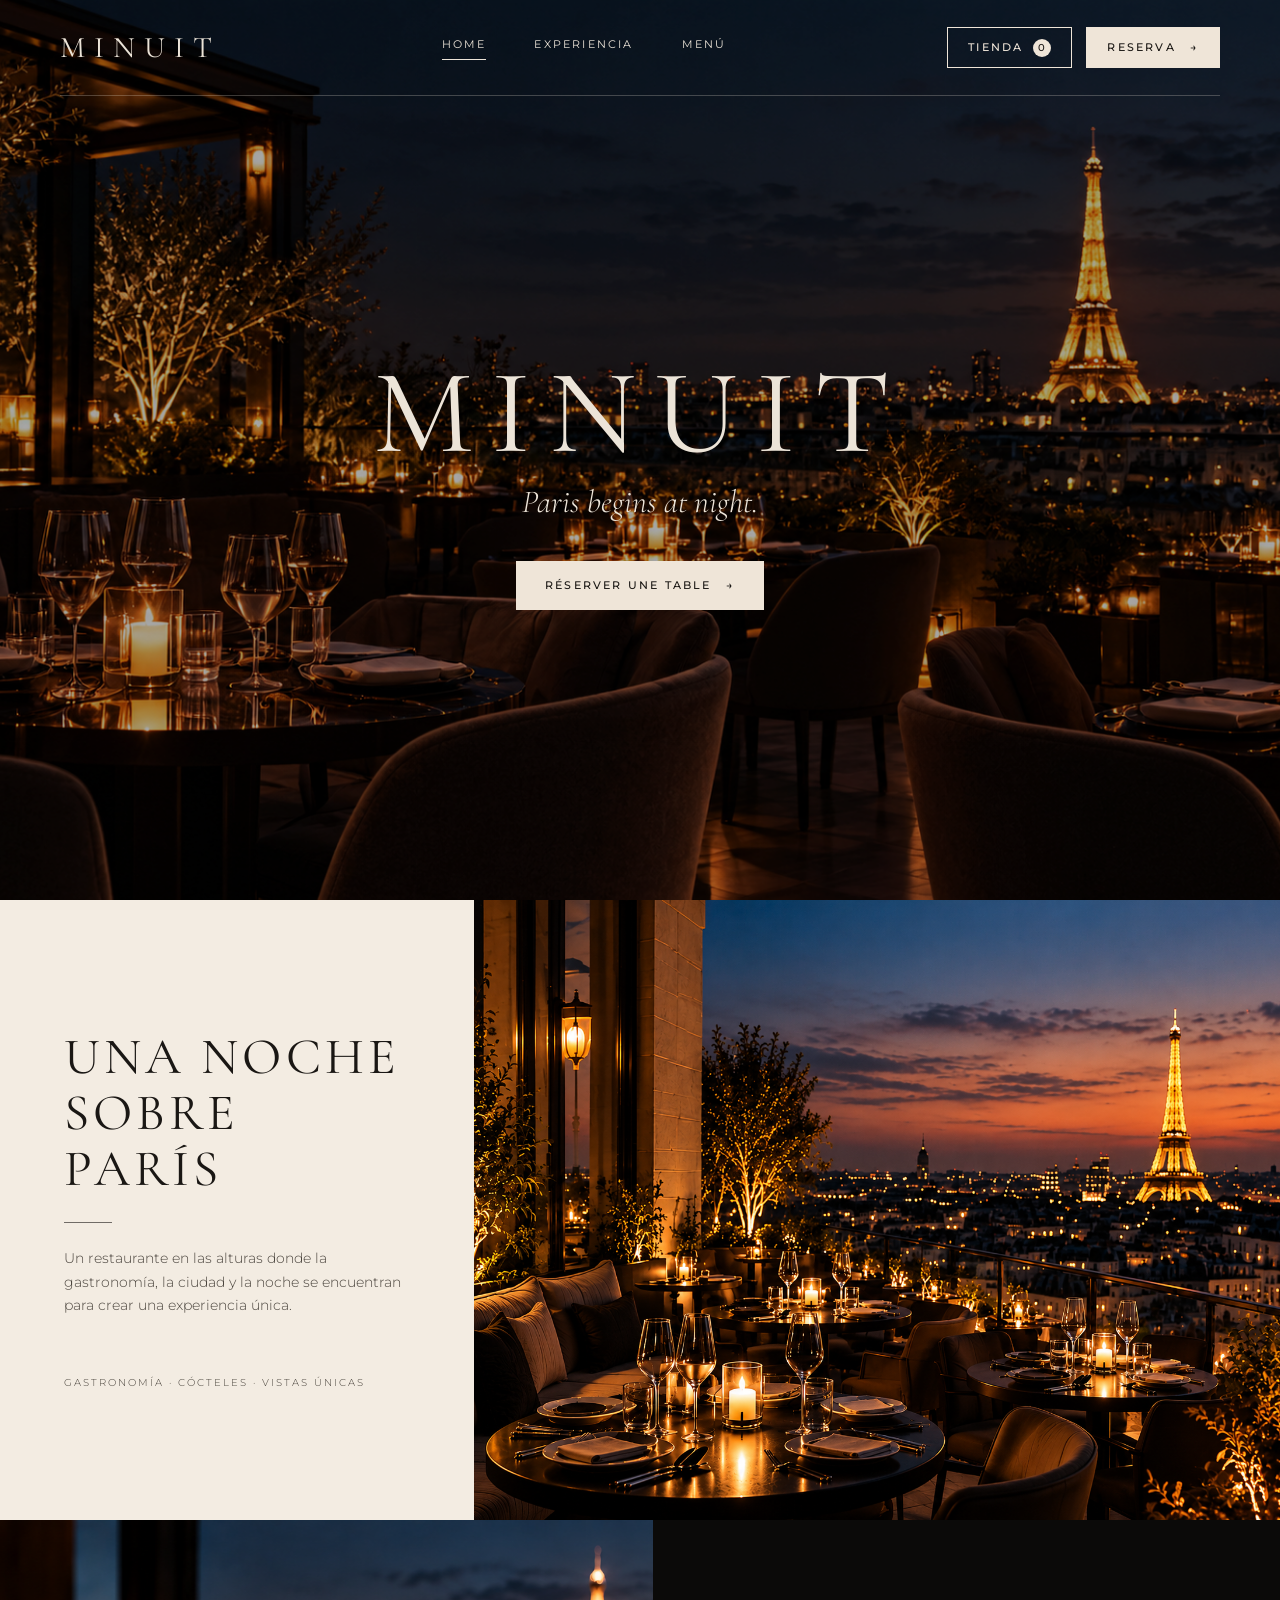
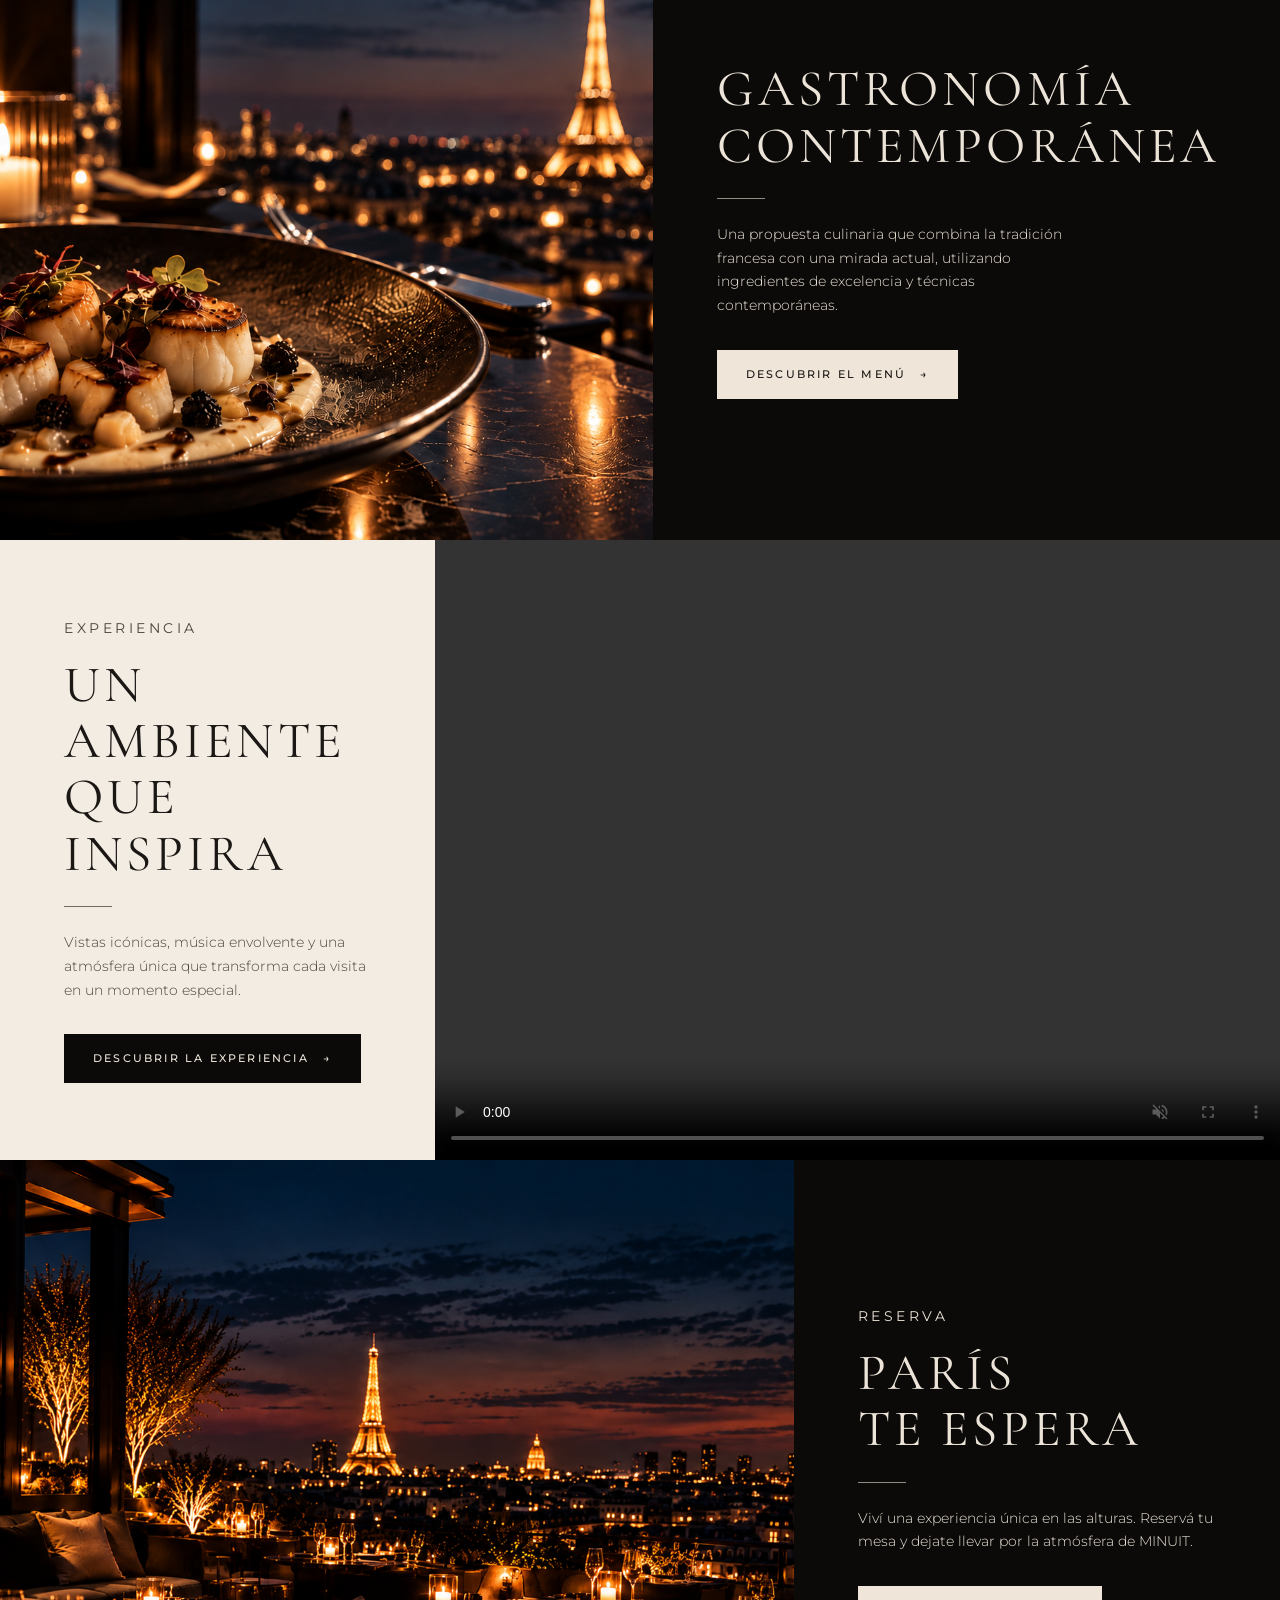
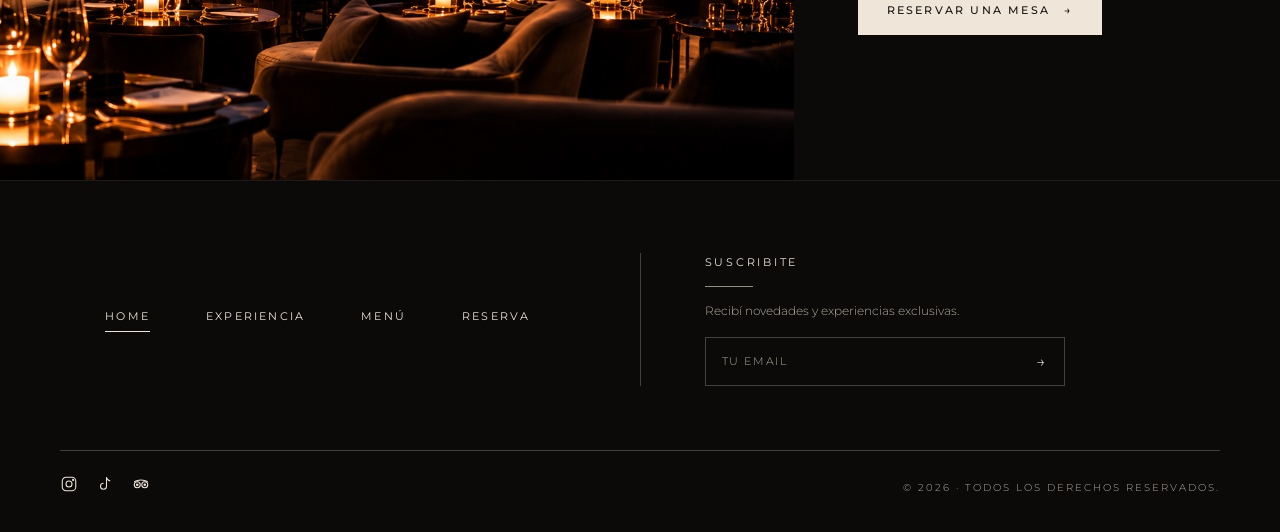
<file: index.html>
<!DOCTYPE html>
<html lang="es">
<head>
  <meta charset="UTF-8">
  <meta name="viewport" content="width=device-width, initial-scale=1.0">
  <title>MINUIT | Paris begins at night</title>
  <link rel="stylesheet" href="css/estilos.css">
</head>
<body>

  <header class="header">
    <div class="contenedor">
      <div class="header__barra">

        <a href="index.html" class="logo">MINUIT</a>

        <nav class="nav">
          <a href="index.html" class="activo">Home</a>
          <a href="pages/experiencia.html">Experiencia</a>
          <a href="pages/menu.html">Menú</a>
          <a href="pages/reserva.html" class="solo-celu">Reserva</a>
        </nav>

         <div class="header__acciones">
          <a href="pages/carrito.html" class="boton boton--borde boton--chico boton-carrito">Tienda <span class="carrito-contador">0</span></a>
          <a href="pages/reserva.html" class="boton boton--chico">Reserva <span>→</span></a>
          <button class="menu-boton" aria-label="Abrir menú">
            <span></span><span></span><span></span>
          </button>
        </div>
        </div>

      </div>
    </div>
  </header>

  <main>

    <section class="hero hero--home hero--centrado">
      <div class="contenedor hero__contenido">
        <h1 class="hero__titulo">Minuit</h1>
        <p class="hero__subtitulo">Paris begins at night.</p>
        <a href="pages/reserva.html" class="boton">Réserver une table <span>→</span></a>
      </div>
    </section>
    <section class="bloque bloque--1">
      <div class="bloque__texto bloque__texto--claro">
        <h2 class="titulo">Una noche<br>sobre París</h2>
        <span class="linea-corta"></span>
        <p>Un restaurante en las alturas donde la gastronomía, la ciudad y la noche se encuentran para crear una experiencia única.</p>
        <p class="bloque__tags">Gastronomía · Cócteles · Vistas únicas</p>
      </div>
      <div class="bloque__media">
        <img src="images/home-terraza.png" alt="Terraza de MINUIT con vista a la Torre Eiffel al atardecer">
      </div>
    </section>

    <section class="bloque bloque--2">
      <div class="bloque__media">
        <img src="images/home-plato.png" alt="Plato de vieiras servido frente a la Torre Eiffel">
      </div>
      <div class="bloque__texto bloque__texto--oscuro">
        <h2 class="titulo">Gastronomía<br>contemporánea</h2>
        <span class="linea-corta"></span>
        <p>Una propuesta culinaria que combina la tradición francesa con una mirada actual, utilizando ingredientes de excelencia y técnicas contemporáneas.</p>
        <a href="pages/menu.html" class="boton">Descubrir el menú <span>→</span></a>
      </div>
    </section>

    <section class="bloque bloque--3">
      <div class="bloque__texto bloque__texto--claro">
        <p class="etiqueta">Experiencia</p>
        <h2 class="titulo">Un ambiente<br>que inspira</h2>
        <span class="linea-corta"></span>
        <p>Vistas icónicas, música envolvente y una atmósfera única que transforma cada visita en un momento especial.</p>
        <a href="pages/experiencia.html" class="boton boton--oscuro">Descubrir la experiencia <span>→</span></a>
      </div>
      <div class="bloque__media">
        <video src="images/home-video.mp4" autoplay muted loop playsinline controls></video>
      </div>
    </section>

    <section class="bloque bloque--4">
      <div class="bloque__media">
        <img src="images/home-reserva.png" alt="Salón de MINUIT iluminado con velas por la noche">
      </div>
      <div class="bloque__texto bloque__texto--oscuro">
        <p class="etiqueta">Reserva</p>
        <h2 class="titulo">París<br>te espera</h2>
        <span class="linea-corta"></span>
        <p>Viví una experiencia única en las alturas. Reservá tu mesa y dejate llevar por la atmósfera de MINUIT.</p>
        <a href="pages/reserva.html" class="boton">Reservar una mesa <span>→</span></a>
      </div>
    </section>

  </main>

  <footer class="footer">
    <div class="contenedor">

      <div class="footer__arriba">
        <nav class="footer__nav">
          <a href="index.html" class="activo">Home</a>
          <a href="pages/experiencia.html">Experiencia</a>
          <a href="pages/menu.html">Menú</a>
          <a href="pages/reserva.html">Reserva</a>
        </nav>

        <span class="footer__separador"></span>

        <div class="suscribite">
          <h3 class="etiqueta">Suscribite</h3>
          <span class="linea-corta"></span>
          <p>Recibí novedades y experiencias exclusivas.</p>
          <form class="suscribite__form">
            <input type="email" placeholder="Tu email" required>
            <button type="submit" aria-label="Suscribirme">→</button>
          </form>
        </div>
      </div>

      <div class="footer__abajo">
        <div class="redes">
          <a href="#" aria-label="Instagram">
            <svg viewBox="0 0 24 24" fill="none" stroke="currentColor" stroke-width="1.4">
              <rect x="3" y="3" width="18" height="18" rx="5"/>
              <circle cx="12" cy="12" r="4"/>
              <circle cx="17.5" cy="6.5" r="0.8" fill="currentColor"/>
            </svg>
          </a>
          <a href="#" aria-label="TikTok">
            <svg viewBox="0 0 24 24" fill="none" stroke="currentColor" stroke-width="1.4">
              <path d="M14 3v12a4 4 0 1 1-4-4"/>
              <path d="M14 3c.5 2.5 2.5 4.5 5 5"/>
            </svg>
          </a>
          <a href="#" aria-label="Tripadvisor">
            <svg viewBox="0 0 24 24" fill="none" stroke="currentColor" stroke-width="1.4">
              <circle cx="7" cy="13" r="4"/>
              <circle cx="17" cy="13" r="4"/>
              <circle cx="7" cy="13" r="1" fill="currentColor"/>
              <circle cx="17" cy="13" r="1" fill="currentColor"/>
              <path d="M3 9c5-3 13-3 18 0"/>
            </svg>
          </a>
        </div>
        <p class="copyright">© 2026 · Todos los derechos reservados.</p>
      </div>

    </div>
  </footer>

  <script src="js/main.js"></script>
</body>
</html>
</file>
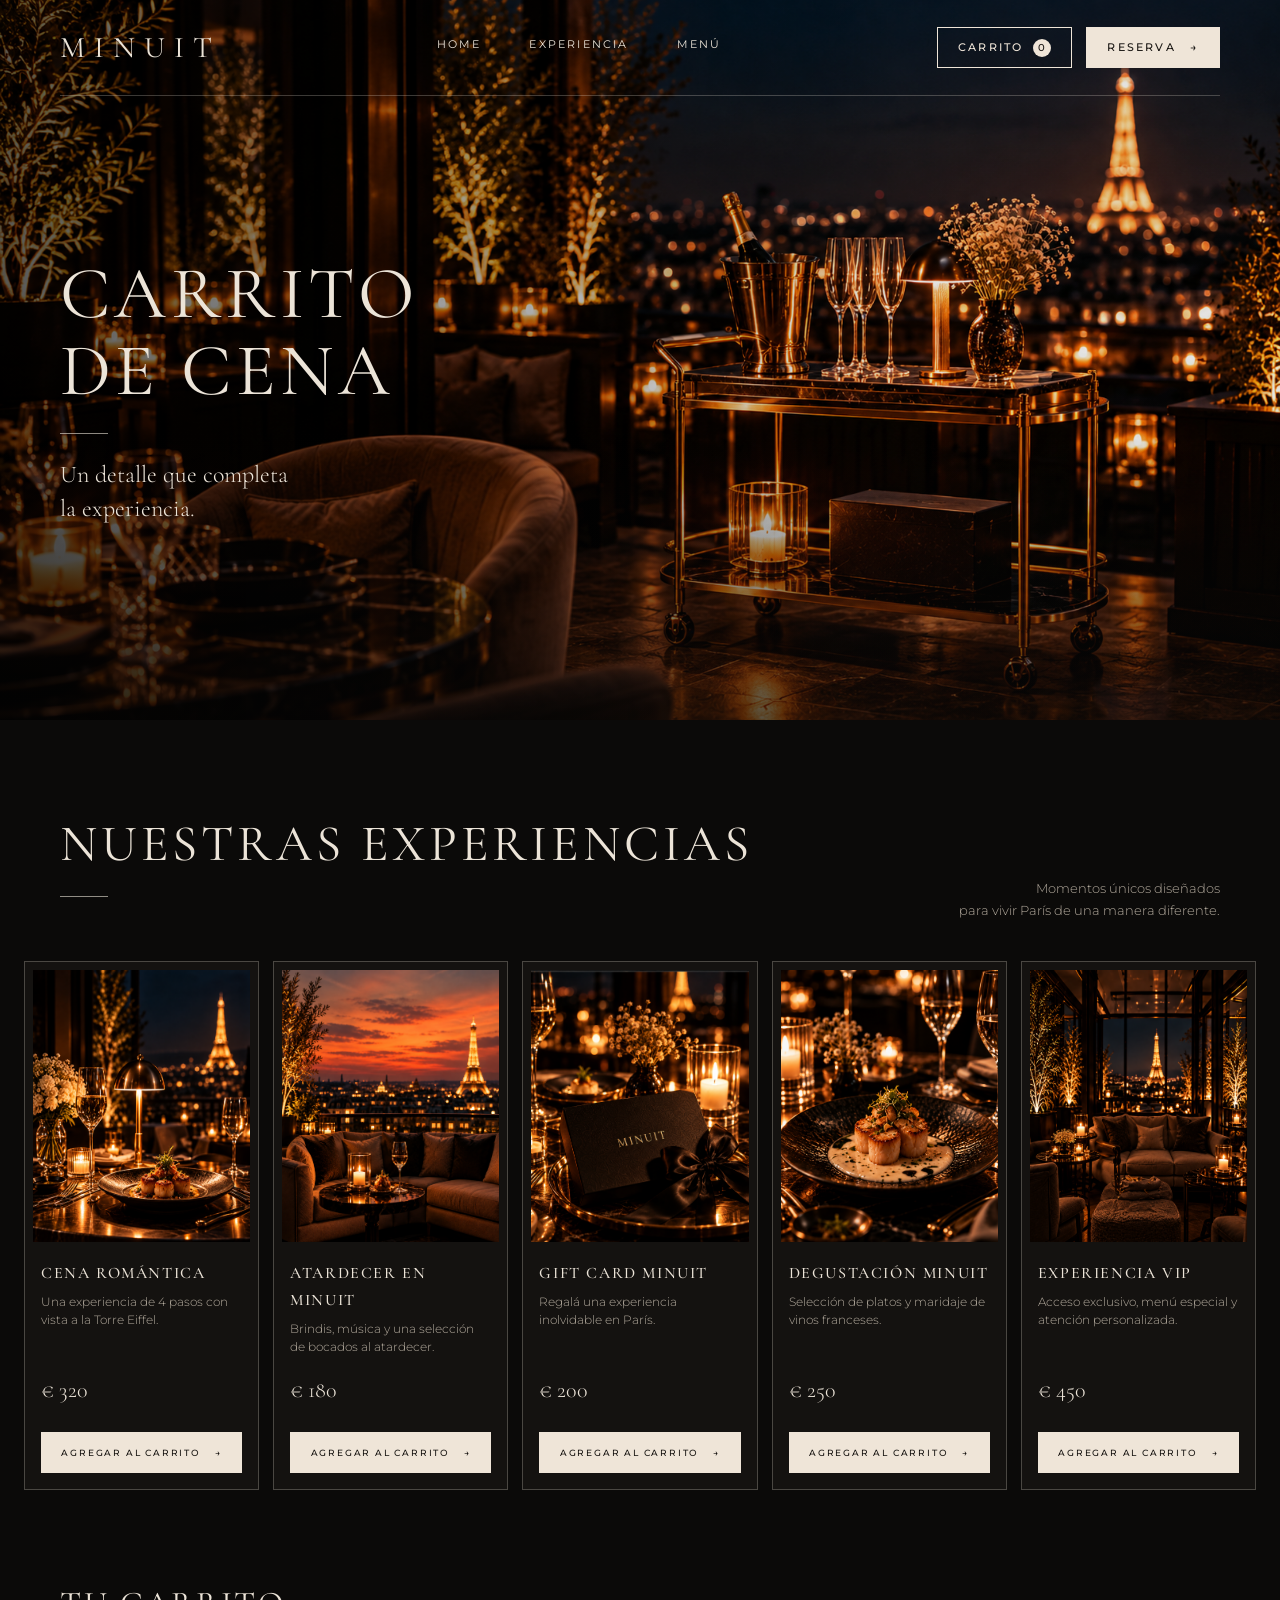
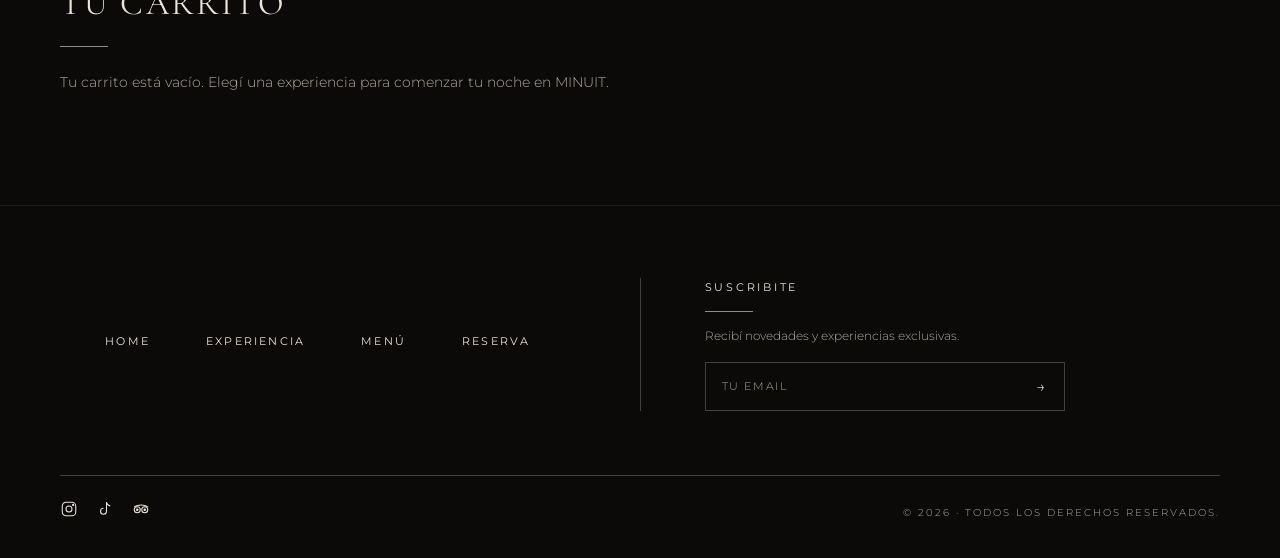
<file: carrito.html>
<!DOCTYPE html>
<html lang="es">
<head>
  <meta charset="UTF-8">
  <meta name="viewport" content="width=device-width, initial-scale=1.0">
  <title>Carrito de cena | MINUIT</title>
  <link rel="stylesheet" href="../css/estilos.css">
</head>
<body>

  <header class="header">
    <div class="contenedor">
      <div class="header__barra">

        <a href="../index.html" class="logo">MINUIT</a>

        <nav class="nav">
          <a href="../index.html">Home</a>
          <a href="experiencia.html">Experiencia</a>
          <a href="menu.html">Menú</a>
          <a href="reserva.html" class="solo-celu">Reserva</a>
        </nav>

         <div class="header__acciones">
          <a href="carrito.html" class="boton boton--borde boton--chico boton-carrito">Carrito <span class="carrito-contador">0</span></a>
          <a href="reserva.html" class="boton boton--chico">Reserva <span>→</span></a>
          <button class="menu-boton" aria-label="Abrir menú">
            <span></span><span></span><span></span>
          </button>
        </div>

      </div>
    </div>
  </header>

  <main>

    <section class="hero hero--carrito">
      <div class="contenedor hero__contenido">
        <h1 class="hero__titulo">Carrito<br>de cena</h1>
        <span class="linea-corta"></span>
        <p class="hero__subtitulo">Un detalle que completa<br>la experiencia.</p>
      </div>
    </section>

    <section class="experiencias" id="experiencias">
      <div class="contenedor experiencias__cabecera">
        <div>
          <h2 class="titulo">Nuestras experiencias</h2>
          <span class="linea-corta"></span>
        </div>
        <p>Momentos únicos diseñados<br>para vivir París de una manera diferente.</p>
      </div>

      <div class="tarjetas">
        <article class="tarjeta" data-id="cena-romantica" data-nombre="Cena romántica" data-precio="320">
          <img src="../images/cena-romantica.png" alt="Mesa para dos con velas frente a la Torre Eiffel">
          <div class="tarjeta__info">
            <h3>Cena romántica</h3>
            <p>Una experiencia de 4 pasos con vista a la Torre Eiffel.</p>
            <span class="tarjeta__precio">€ 320</span>
            <button type="button" class="boton boton--ancho tarjeta__boton">Agregar al carrito <span>→</span></button>
          </div>
        </article>

        <article class="tarjeta" data-id="atardecer" data-nombre="Atardecer en MINUIT" data-precio="180">
          <img src="../images/atardecer.png" alt="Terraza de MINUIT al atardecer">
          <div class="tarjeta__info">
            <h3>Atardecer en MINUIT</h3>
            <p>Brindis, música y una selección de bocados al atardecer.</p>
            <span class="tarjeta__precio">€ 180</span>
            <button type="button" class="boton boton--ancho tarjeta__boton">Agregar al carrito <span>→</span></button>
          </div>
        </article>

        <article class="tarjeta" data-id="gift-card" data-nombre="Gift card MINUIT" data-precio="200">
          <img src="../images/gift-card.png" alt="Tarjeta de regalo de MINUIT">
          <div class="tarjeta__info">
            <h3>Gift card MINUIT</h3>
            <p>Regalá una experiencia inolvidable en París.</p>
            <span class="tarjeta__precio">€ 200</span>
            <button type="button" class="boton boton--ancho tarjeta__boton">Agregar al carrito <span>→</span></button>
          </div>
        </article>

        <article class="tarjeta" data-id="degustacion" data-nombre="Degustación MINUIT" data-precio="250">
          <img src="../images/degustacion.png" alt="Plato de degustación con copas de vino">
          <div class="tarjeta__info">
            <h3>Degustación MINUIT</h3>
            <p>Selección de platos y maridaje de vinos franceses.</p>
            <span class="tarjeta__precio">€ 250</span>
            <button type="button" class="boton boton--ancho tarjeta__boton">Agregar al carrito <span>→</span></button>
          </div>
        </article>

        <article class="tarjeta" data-id="vip" data-nombre="Experiencia VIP" data-precio="450">
          <img src="../images/vip.png" alt="Salón VIP de MINUIT con vista a París">
          <div class="tarjeta__info">
            <h3>Experiencia VIP</h3>
            <p>Acceso exclusivo, menú especial y atención personalizada.</p>
            <span class="tarjeta__precio">€ 450</span>
            <button type="button" class="boton boton--ancho tarjeta__boton">Agregar al carrito <span>→</span></button>
          </div>
        </article>

      </div>
    </section>

    <section class="carrito" id="tu-carrito">
      <div class="contenedor">

        <div id="carrito-contenido">
          <h2 class="titulo titulo--chico">Tu carrito</h2>
          <span class="linea-corta"></span>

          <p class="carrito__vacio" id="carrito-vacio">Tu carrito está vacío. Elegí una experiencia para comenzar tu noche en MINUIT.</p>

          <div class="carrito__caja oculto" id="carrito-resumen">
            <ul class="carrito__lista" id="carrito-lista"></ul>

            <aside class="resumen">
              <h3 class="etiqueta">Resumen</h3>
              <div class="resumen__fila">
                <span>Experiencias</span>
                <span id="carrito-cantidad">0</span>
              </div>
              <div class="resumen__fila resumen__total">
                <span>Total</span>
                <span id="carrito-total">€ 0</span>
              </div>
              <button type="button" class="boton boton--ancho" id="finalizar-compra">Finalizar compra <span>→</span></button>
              <button type="button" class="resumen__vaciar" id="vaciar-carrito">Vaciar carrito</button>
            </aside>
          </div>
        </div>

        <div class="gracias gracias--centro" id="gracias-compra">
          <h2 class="titulo titulo--chico">¡Gracias por tu compra!</h2>
          <span class="linea-corta"></span>
          <p id="gracias-compra-texto"></p>
          <div class="gracias__botones">
            <a href="../index.html" class="boton">Volver al inicio <span>→</span></a>
            <a href="carrito.html" class="boton boton--borde">Seguir explorando</a>
          </div>
        </div>

      </div>
    </section>

  </main>

  <footer class="footer">
    <div class="contenedor">

      <div class="footer__arriba">
        <nav class="footer__nav">
          <a href="../index.html">Home</a>
          <a href="experiencia.html">Experiencia</a>
          <a href="menu.html">Menú</a>
          <a href="reserva.html">Reserva</a>
        </nav>

        <span class="footer__separador"></span>

        <div class="suscribite">
          <h3 class="etiqueta">Suscribite</h3>
          <span class="linea-corta"></span>
          <p>Recibí novedades y experiencias exclusivas.</p>
          <form class="suscribite__form">
            <input type="email" placeholder="Tu email" required>
            <button type="submit" aria-label="Suscribirme">→</button>
          </form>
        </div>
      </div>

      <div class="footer__abajo">
        <div class="redes">
          <a href="#" aria-label="Instagram">
            <svg viewBox="0 0 24 24" fill="none" stroke="currentColor" stroke-width="1.4">
              <rect x="3" y="3" width="18" height="18" rx="5"/>
              <circle cx="12" cy="12" r="4"/>
              <circle cx="17.5" cy="6.5" r="0.8" fill="currentColor"/>
            </svg>
          </a>
          <a href="#" aria-label="TikTok">
            <svg viewBox="0 0 24 24" fill="none" stroke="currentColor" stroke-width="1.4">
              <path d="M14 3v12a4 4 0 1 1-4-4"/>
              <path d="M14 3c.5 2.5 2.5 4.5 5 5"/>
            </svg>
          </a>
          <a href="#" aria-label="Tripadvisor">
            <svg viewBox="0 0 24 24" fill="none" stroke="currentColor" stroke-width="1.4">
              <circle cx="7" cy="13" r="4"/>
              <circle cx="17" cy="13" r="4"/>
              <circle cx="7" cy="13" r="1" fill="currentColor"/>
              <circle cx="17" cy="13" r="1" fill="currentColor"/>
              <path d="M3 9c5-3 13-3 18 0"/>
            </svg>
          </a>
        </div>
        <p class="copyright">© 2026 · Todos los derechos reservados.</p>
      </div>

    </div>
  </footer>

 <div class="pago" id="pago">
    <div class="pago__fondo" data-cerrar></div>

    <aside class="pago__panel" role="dialog" aria-modal="true" aria-labelledby="pago-titulo">
      <button type="button" class="pago__cerrar" data-cerrar aria-label="Cerrar">×</button>

      <p class="etiqueta">Último paso</p>
      <h2 class="titulo titulo--chico" id="pago-titulo">Datos de compra</h2>
      <span class="linea-corta"></span>

      <div class="pago__resumen">
        <span id="pago-cantidad">0 experiencias</span>
        <strong id="pago-total">€ 0</strong>
      </div>

      <form class="form" id="form-pago">
        <div class="campo">
          <label for="pago-nombre">Nombre y apellido</label>
          <input type="text" id="pago-nombre" placeholder="Como figura en la tarjeta" autocomplete="cc-name" required>
        </div>

        <div class="campo">
          <label for="pago-email">Email</label>
          <input type="email" id="pago-email" placeholder="tuemail@ejemplo.com" autocomplete="email" required>
        </div>

        <div class="campo">
          <label for="pago-tarjeta">Número de tarjeta</label>
          <input type="text" id="pago-tarjeta" inputmode="numeric" placeholder="0000 0000 0000 0000" maxlength="19" pattern="[0-9]{4} [0-9]{4} [0-9]{4} [0-9]{4}" title="Ingresá los 16 números de la tarjeta" autocomplete="cc-number" required>
        </div>

        <div class="form__fila">
          <div class="campo">
            <label for="pago-vencimiento">Vencimiento</label>
            <input type="text" id="pago-vencimiento" inputmode="numeric" placeholder="MM/AA" maxlength="5" pattern="(0[1-9]|1[0-2])/[0-9]{2}" title="Mes y año, por ejemplo 08/28" autocomplete="cc-exp" required>
          </div>
          <div class="campo">
            <label for="pago-cvv">Código de seguridad</label>
            <input type="text" id="pago-cvv" inputmode="numeric" placeholder="CVV" maxlength="4" pattern="[0-9]{3,4}" title="Los 3 o 4 números del dorso" autocomplete="cc-csc" required>
          </div>
        </div>

        <button type="submit" class="boton boton--ancho" id="boton-pagar">Pagar <span>→</span></button>
        <p class="pago__aviso">Sitio de práctica: no se realizan cobros reales.</p>
      </form>
    </aside>
  </div>

<div class="pago" id="pago">
    <div class="pago__fondo" data-cerrar></div>

    <aside class="pago__panel" role="dialog" aria-modal="true" aria-labelledby="pago-titulo">
      <button type="button" class="pago__cerrar" data-cerrar aria-label="Cerrar">×</button>

      <p class="etiqueta">Último paso</p>
      <h2 class="titulo titulo--chico" id="pago-titulo">Datos de compra</h2>
      <span class="linea-corta"></span>

      <div class="pago__resumen">
        <span id="pago-cantidad">0 experiencias</span>
        <strong id="pago-total">€ 0</strong>
      </div>

      <form class="form" id="form-pago">
        <div class="campo">
          <label for="pago-nombre">Nombre y apellido</label>
          <input type="text" id="pago-nombre" placeholder="Como figura en la tarjeta" autocomplete="cc-name" required>
        </div>

        <div class="campo">
          <label for="pago-email">Email</label>
          <input type="email" id="pago-email" placeholder="tuemail@ejemplo.com" autocomplete="email" required>
        </div>

        <div class="campo">
          <label for="pago-tarjeta">Número de tarjeta</label>
          <input type="text" id="pago-tarjeta" inputmode="numeric" placeholder="0000 0000 0000 0000" maxlength="19" pattern="[0-9]{4} [0-9]{4} [0-9]{4} [0-9]{4}" title="Ingresá los 16 números de la tarjeta" autocomplete="cc-number" required>
        </div>

        <div class="form__fila">
          <div class="campo">
            <label for="pago-vencimiento">Vencimiento</label>
            <input type="text" id="pago-vencimiento" inputmode="numeric" placeholder="MM/AA" maxlength="5" pattern="(0[1-9]|1[0-2])/[0-9]{2}" title="Mes y año, por ejemplo 08/28" autocomplete="cc-exp" required>
          </div>
          <div class="campo">
            <label for="pago-cvv">Código de seguridad</label>
            <input type="text" id="pago-cvv" inputmode="numeric" placeholder="CVV" maxlength="4" pattern="[0-9]{3,4}" title="Los 3 o 4 números del dorso" autocomplete="cc-csc" required>
          </div>
        </div>

        <button type="submit" class="boton boton--ancho" id="boton-pagar">Pagar <span>→</span></button>
        <p class="pago__aviso">Sitio de práctica: no se realizan cobros reales.</p>
      </form>
    </aside>
  </div>
  <script src="../js/main.js"></script>
</body>
</html>
</file>
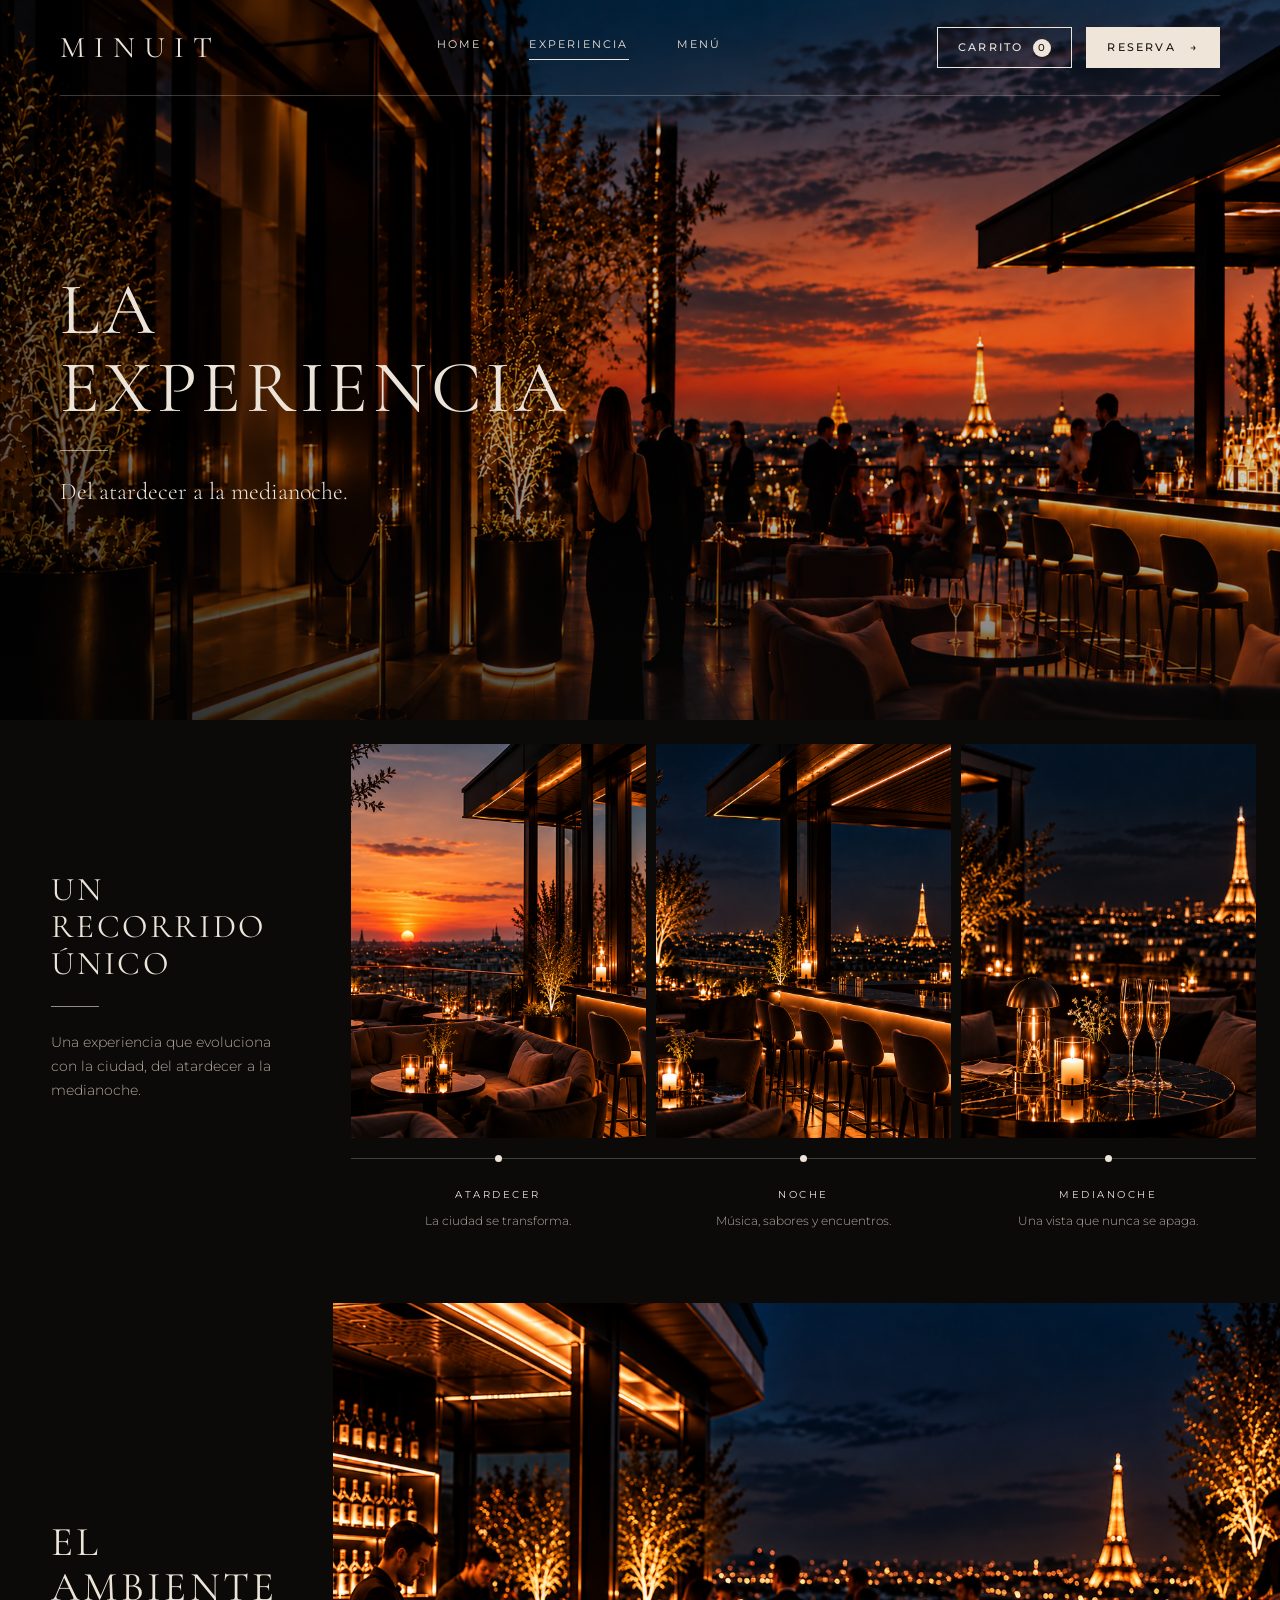
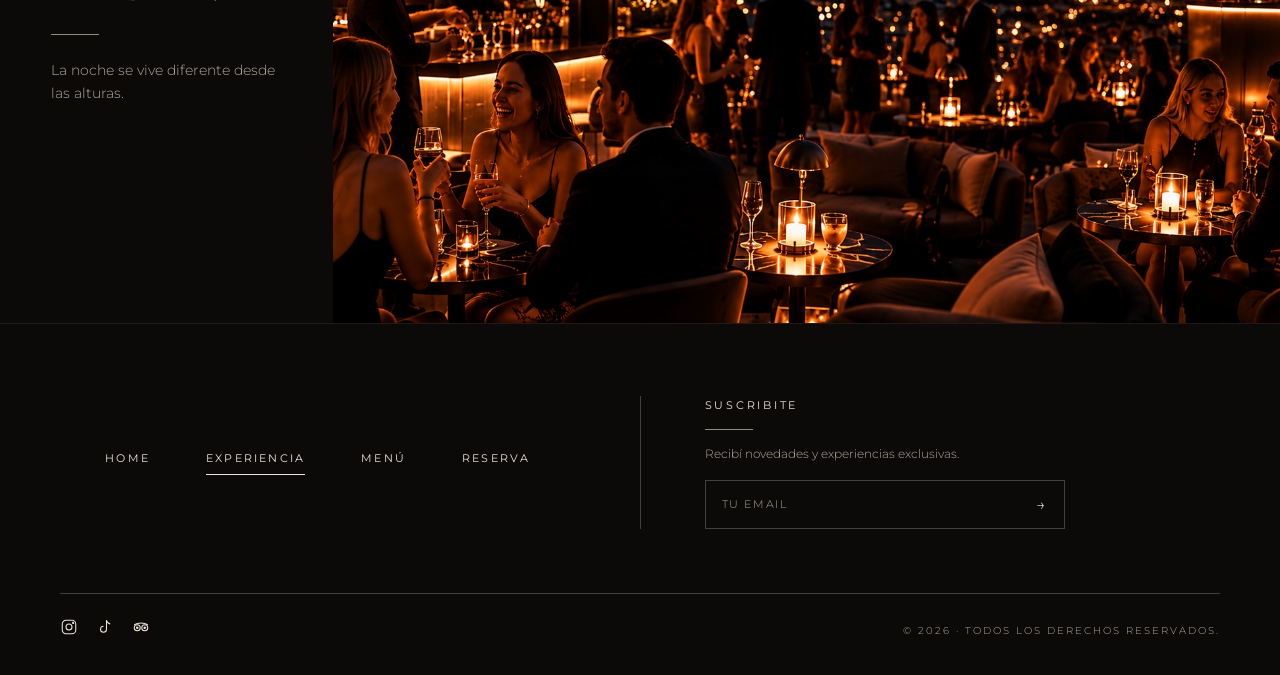
<file: experiencia.html>
<!DOCTYPE html>
<html lang="es">
<head>
  <meta charset="UTF-8">
  <meta name="viewport" content="width=device-width, initial-scale=1.0">
  <title>La experiencia | MINUIT</title>
  <link rel="stylesheet" href="../css/estilos.css">
</head>
<body>

  <header class="header">
    <div class="contenedor">
      <div class="header__barra">

        <a href="../index.html" class="logo">MINUIT</a>

        <nav class="nav">
          <a href="../index.html">Home</a>
          <a href="experiencia.html" class="activo">Experiencia</a>
          <a href="menu.html">Menú</a>
          <a href="reserva.html" class="solo-celu">Reserva</a>
        </nav>

         <div class="header__acciones">
          <a href="carrito.html" class="boton boton--borde boton--chico boton-carrito">Carrito <span class="carrito-contador">0</span></a>
          <a href="reserva.html" class="boton boton--chico">Reserva <span>→</span></a>
          <button class="menu-boton" aria-label="Abrir menú">
            <span></span><span></span><span></span>
          </button>
        </div>

      </div>
    </div>
  </header>

  <main>

    <section class="hero hero--experiencia">
      <div class="contenedor hero__contenido">
        <h1 class="hero__titulo">La<br>experiencia</h1>
        <span class="linea-corta"></span>
        <p class="hero__subtitulo">Del atardecer a la medianoche.</p>
      </div>
    </section>

    <section class="recorrido">
      <div class="recorrido__texto">
        <h2 class="titulo titulo--chico">Un recorrido<br>único</h2>
        <span class="linea-corta"></span>
        <p>Una experiencia que evoluciona con la ciudad, del atardecer a la medianoche.</p>
      </div>

      <div class="momentos">
        <article class="momento">
          <img src="../images/exp-atardecer.png" alt="Terraza de MINUIT al atardecer">
          <div class="momento__info">
            <h3 class="etiqueta">Atardecer</h3>
            <p>La ciudad se transforma.</p>
          </div>
        </article>

        <article class="momento">
          <img src="../images/exp-noche.png" alt="Barra de MINUIT iluminada de noche">
          <div class="momento__info">
            <h3 class="etiqueta">Noche</h3>
            <p>Música, sabores y encuentros.</p>
          </div>
        </article>

        <article class="momento">
          <img src="../images/exp-medianoche.png" alt="Mesa con copas frente a la Torre Eiffel a medianoche">
          <div class="momento__info">
            <h3 class="etiqueta">Medianoche</h3>
            <p>Una vista que nunca se apaga.</p>
          </div>
        </article>
      </div>
    </section>

    <section class="ambiente">
      <div class="ambiente__texto">
        <h2 class="titulo">El<br>ambiente</h2>
        <span class="linea-corta"></span>
        <p>La noche se vive diferente desde las alturas.</p>
      </div>
      <div class="ambiente__foto">
        <img src="../images/exp-ambiente.png" alt="Gente disfrutando de la noche en la terraza de MINUIT">
      </div>
    </section>

  </main>

  <footer class="footer">
    <div class="contenedor">

      <div class="footer__arriba">
        <nav class="footer__nav">
          <a href="../index.html">Home</a>
          <a href="experiencia.html" class="activo">Experiencia</a>
          <a href="menu.html">Menú</a>
          <a href="reserva.html">Reserva</a>
        </nav>

        <span class="footer__separador"></span>

        <div class="suscribite">
          <h3 class="etiqueta">Suscribite</h3>
          <span class="linea-corta"></span>
          <p>Recibí novedades y experiencias exclusivas.</p>
          <form class="suscribite__form">
            <input type="email" placeholder="Tu email" required>
            <button type="submit" aria-label="Suscribirme">→</button>
          </form>
        </div>
      </div>

      <div class="footer__abajo">
        <div class="redes">
          <a href="#" aria-label="Instagram">
            <svg viewBox="0 0 24 24" fill="none" stroke="currentColor" stroke-width="1.4">
              <rect x="3" y="3" width="18" height="18" rx="5"/>
              <circle cx="12" cy="12" r="4"/>
              <circle cx="17.5" cy="6.5" r="0.8" fill="currentColor"/>
            </svg>
          </a>
          <a href="#" aria-label="TikTok">
            <svg viewBox="0 0 24 24" fill="none" stroke="currentColor" stroke-width="1.4">
              <path d="M14 3v12a4 4 0 1 1-4-4"/>
              <path d="M14 3c.5 2.5 2.5 4.5 5 5"/>
            </svg>
          </a>
          <a href="#" aria-label="Tripadvisor">
            <svg viewBox="0 0 24 24" fill="none" stroke="currentColor" stroke-width="1.4">
              <circle cx="7" cy="13" r="4"/>
              <circle cx="17" cy="13" r="4"/>
              <circle cx="7" cy="13" r="1" fill="currentColor"/>
              <circle cx="17" cy="13" r="1" fill="currentColor"/>
              <path d="M3 9c5-3 13-3 18 0"/>
            </svg>
          </a>
        </div>
        <p class="copyright">© 2026 · Todos los derechos reservados.</p>
      </div>

    </div>
  </footer>

  <script src="../js/main.js"></script>
</body>
</html>
</file>
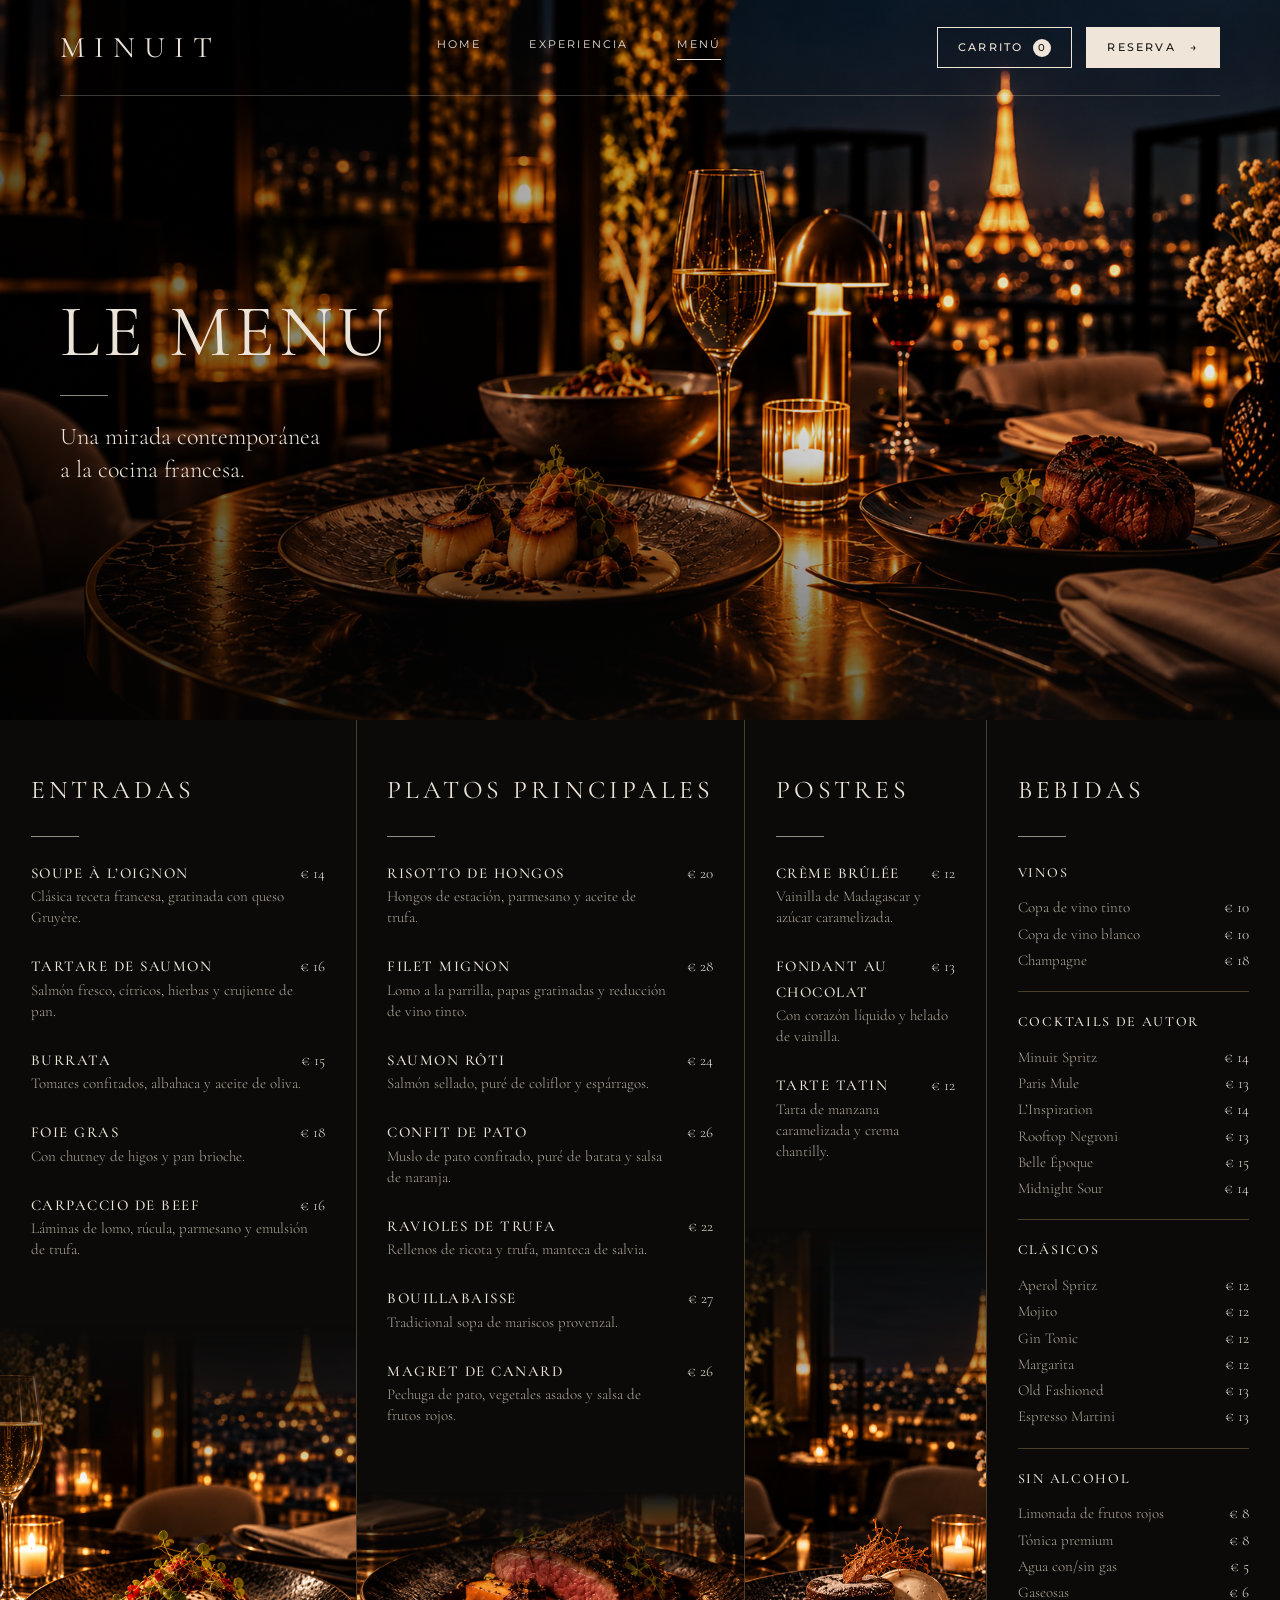
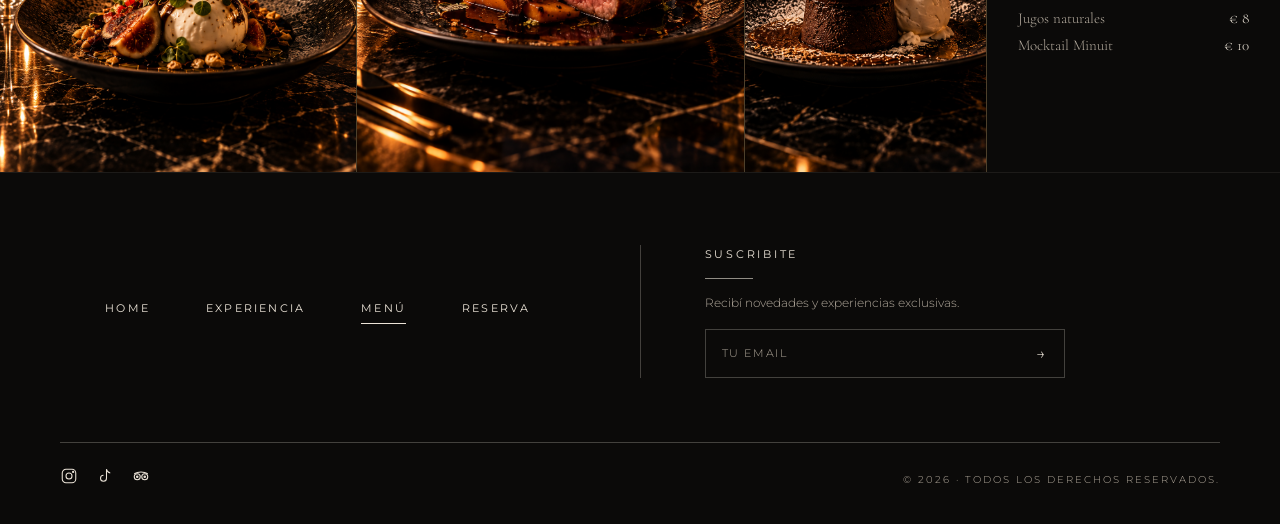
<file: menu.html>
<!DOCTYPE html>
<html lang="es">
<head>
  <meta charset="UTF-8">
  <meta name="viewport" content="width=device-width, initial-scale=1.0">
  <title>Le menu | MINUIT</title>
  <link rel="stylesheet" href="../css/estilos.css">
</head>
<body>

  <header class="header">
    <div class="contenedor">
      <div class="header__barra">

        <a href="../index.html" class="logo">MINUIT</a>

        <nav class="nav">
          <a href="../index.html">Home</a>
          <a href="experiencia.html">Experiencia</a>
          <a href="menu.html" class="activo">Menú</a>
          <a href="reserva.html" class="solo-celu">Reserva</a>
        </nav>

         <div class="header__acciones">
          <a href="carrito.html" class="boton boton--borde boton--chico boton-carrito">Carrito <span class="carrito-contador">0</span></a>
          <a href="reserva.html" class="boton boton--chico">Reserva <span>→</span></a>
          <button class="menu-boton" aria-label="Abrir menú">
            <span></span><span></span><span></span>
          </button>
        </div>

      </div>
    </div>
  </header>

  <main>

    <section class="hero hero--menu">
      <div class="contenedor hero__contenido">
        <h1 class="hero__titulo">Le menu</h1>
        <span class="linea-corta"></span>
        <p class="hero__subtitulo">Una mirada contemporánea<br>a la cocina francesa.</p>
      </div>
    </section>

    <section class="carta">

      <div class="carta__col">
        <div class="carta__contenido">
          <h2 class="carta__titulo">Entradas</h2>
          <span class="linea-corta"></span>
          <div class="plato">
            <div class="plato__fila">
              <h3>Soupe à l’oignon</h3>
              <span>€ 14</span>
            </div>
            <p>Clásica receta francesa, gratinada con queso Gruyère.</p>
          </div>
          <div class="plato">
            <div class="plato__fila">
              <h3>Tartare de saumon</h3>
              <span>€ 16</span>
            </div>
            <p>Salmón fresco, cítricos, hierbas y crujiente de pan.</p>
          </div>
          <div class="plato">
            <div class="plato__fila">
              <h3>Burrata</h3>
              <span>€ 15</span>
            </div>
            <p>Tomates confitados, albahaca y aceite de oliva.</p>
          </div>
          <div class="plato">
            <div class="plato__fila">
              <h3>Foie gras</h3>
              <span>€ 18</span>
            </div>
            <p>Con chutney de higos y pan brioche.</p>
          </div>
          <div class="plato">
            <div class="plato__fila">
              <h3>Carpaccio de beef</h3>
              <span>€ 16</span>
            </div>
            <p>Láminas de lomo, rúcula, parmesano y emulsión de trufa.</p>
          </div>
        </div>
        <div class="carta__foto">
          <img src="../images/menu-entrada.png" alt="Burrata con higos y nueces">
        </div>
      </div>

      <div class="carta__col">
        <div class="carta__contenido">
          <h2 class="carta__titulo">Platos principales</h2>
          <span class="linea-corta"></span>
          <div class="plato">
            <div class="plato__fila">
              <h3>Risotto de hongos</h3>
              <span>€ 20</span>
            </div>
            <p>Hongos de estación, parmesano y aceite de trufa.</p>
          </div>
          <div class="plato">
            <div class="plato__fila">
              <h3>Filet mignon</h3>
              <span>€ 28</span>
            </div>
            <p>Lomo a la parrilla, papas gratinadas y reducción de vino tinto.</p>
          </div>
          <div class="plato">
            <div class="plato__fila">
              <h3>Saumon rôti</h3>
              <span>€ 24</span>
            </div>
            <p>Salmón sellado, puré de coliflor y espárragos.</p>
          </div>
          <div class="plato">
            <div class="plato__fila">
              <h3>Confit de pato</h3>
              <span>€ 26</span>
            </div>
            <p>Muslo de pato confitado, puré de batata y salsa de naranja.</p>
          </div>
          <div class="plato">
            <div class="plato__fila">
              <h3>Ravioles de trufa</h3>
              <span>€ 22</span>
            </div>
            <p>Rellenos de ricota y trufa, manteca de salvia.</p>
          </div>
          <div class="plato">
            <div class="plato__fila">
              <h3>Bouillabaisse</h3>
              <span>€ 27</span>
            </div>
            <p>Tradicional sopa de mariscos provenzal.</p>
          </div>
          <div class="plato">
            <div class="plato__fila">
              <h3>Magret de canard</h3>
              <span>€ 26</span>
            </div>
            <p>Pechuga de pato, vegetales asados y salsa de frutos rojos.</p>
          </div>
        </div>
        <div class="carta__foto">
          <img src="../images/menu-principales.png" alt="Magret de pato con vegetales asados">
        </div>
      </div>

      <div class="carta__col">
        <div class="carta__contenido">
          <h2 class="carta__titulo">Postres</h2>
          <span class="linea-corta"></span>
          <div class="plato">
            <div class="plato__fila">
              <h3>Crème brûlée</h3>
              <span>€ 12</span>
            </div>
            <p>Vainilla de Madagascar y azúcar caramelizada.</p>
          </div>
          <div class="plato">
            <div class="plato__fila">
              <h3>Fondant au chocolat</h3>
              <span>€ 13</span>
            </div>
            <p>Con corazón líquido y helado de vainilla.</p>
          </div>
          <div class="plato">
            <div class="plato__fila">
              <h3>Tarte tatin</h3>
              <span>€ 12</span>
            </div>
            <p>Tarta de manzana caramelizada y crema chantilly.</p>
          </div>
        </div>
        <div class="carta__foto">
          <img src="../images/menu-postres.png" alt="Fondant de chocolate con helado de vainilla">
        </div>
      </div>

      <div class="carta__col">
        <div class="carta__contenido">
          <h2 class="carta__titulo">Bebidas</h2>
          <span class="linea-corta"></span>
          <div class="bebidas">
            <h3>Vinos</h3>
            <ul>
              <li><span>Copa de vino tinto</span><span>€ 10</span></li>
              <li><span>Copa de vino blanco</span><span>€ 10</span></li>
              <li><span>Champagne</span><span>€ 18</span></li>
            </ul>
          </div>
          <div class="bebidas">
            <h3>Cocktails de autor</h3>
            <ul>
              <li><span>Minuit Spritz</span><span>€ 14</span></li>
              <li><span>Paris Mule</span><span>€ 13</span></li>
              <li><span>L’Inspiration</span><span>€ 14</span></li>
              <li><span>Rooftop Negroni</span><span>€ 13</span></li>
              <li><span>Belle Époque</span><span>€ 15</span></li>
              <li><span>Midnight Sour</span><span>€ 14</span></li>
            </ul>
          </div>
          <div class="bebidas">
            <h3>Clásicos</h3>
            <ul>
              <li><span>Aperol Spritz</span><span>€ 12</span></li>
              <li><span>Mojito</span><span>€ 12</span></li>
              <li><span>Gin Tonic</span><span>€ 12</span></li>
              <li><span>Margarita</span><span>€ 12</span></li>
              <li><span>Old Fashioned</span><span>€ 13</span></li>
              <li><span>Espresso Martini</span><span>€ 13</span></li>
            </ul>
          </div>
          <div class="bebidas">
            <h3>Sin alcohol</h3>
            <ul>
              <li><span>Limonada de frutos rojos</span><span>€ 8</span></li>
              <li><span>Tónica premium</span><span>€ 8</span></li>
              <li><span>Agua con/sin gas</span><span>€ 5</span></li>
              <li><span>Gaseosas</span><span>€ 6</span></li>
              <li><span>Jugos naturales</span><span>€ 8</span></li>
              <li><span>Mocktail Minuit</span><span>€ 10</span></li>
            </ul>
          </div>
        </div>
      </div>

    </section>

  </main>

  <footer class="footer">
    <div class="contenedor">

      <div class="footer__arriba">
        <nav class="footer__nav">
          <a href="../index.html">Home</a>
          <a href="experiencia.html">Experiencia</a>
          <a href="menu.html" class="activo">Menú</a>
          <a href="reserva.html">Reserva</a>
        </nav>

        <span class="footer__separador"></span>

        <div class="suscribite">
          <h3 class="etiqueta">Suscribite</h3>
          <span class="linea-corta"></span>
          <p>Recibí novedades y experiencias exclusivas.</p>
          <form class="suscribite__form">
            <input type="email" placeholder="Tu email" required>
            <button type="submit" aria-label="Suscribirme">→</button>
          </form>
        </div>
      </div>

      <div class="footer__abajo">
        <div class="redes">
          <a href="#" aria-label="Instagram">
            <svg viewBox="0 0 24 24" fill="none" stroke="currentColor" stroke-width="1.4">
              <rect x="3" y="3" width="18" height="18" rx="5"/>
              <circle cx="12" cy="12" r="4"/>
              <circle cx="17.5" cy="6.5" r="0.8" fill="currentColor"/>
            </svg>
          </a>
          <a href="#" aria-label="TikTok">
            <svg viewBox="0 0 24 24" fill="none" stroke="currentColor" stroke-width="1.4">
              <path d="M14 3v12a4 4 0 1 1-4-4"/>
              <path d="M14 3c.5 2.5 2.5 4.5 5 5"/>
            </svg>
          </a>
          <a href="#" aria-label="Tripadvisor">
            <svg viewBox="0 0 24 24" fill="none" stroke="currentColor" stroke-width="1.4">
              <circle cx="7" cy="13" r="4"/>
              <circle cx="17" cy="13" r="4"/>
              <circle cx="7" cy="13" r="1" fill="currentColor"/>
              <circle cx="17" cy="13" r="1" fill="currentColor"/>
              <path d="M3 9c5-3 13-3 18 0"/>
            </svg>
          </a>
        </div>
        <p class="copyright">© 2026 · Todos los derechos reservados.</p>
      </div>

    </div>
  </footer>

  <script src="../js/main.js"></script>
</body>
</html>
</file>
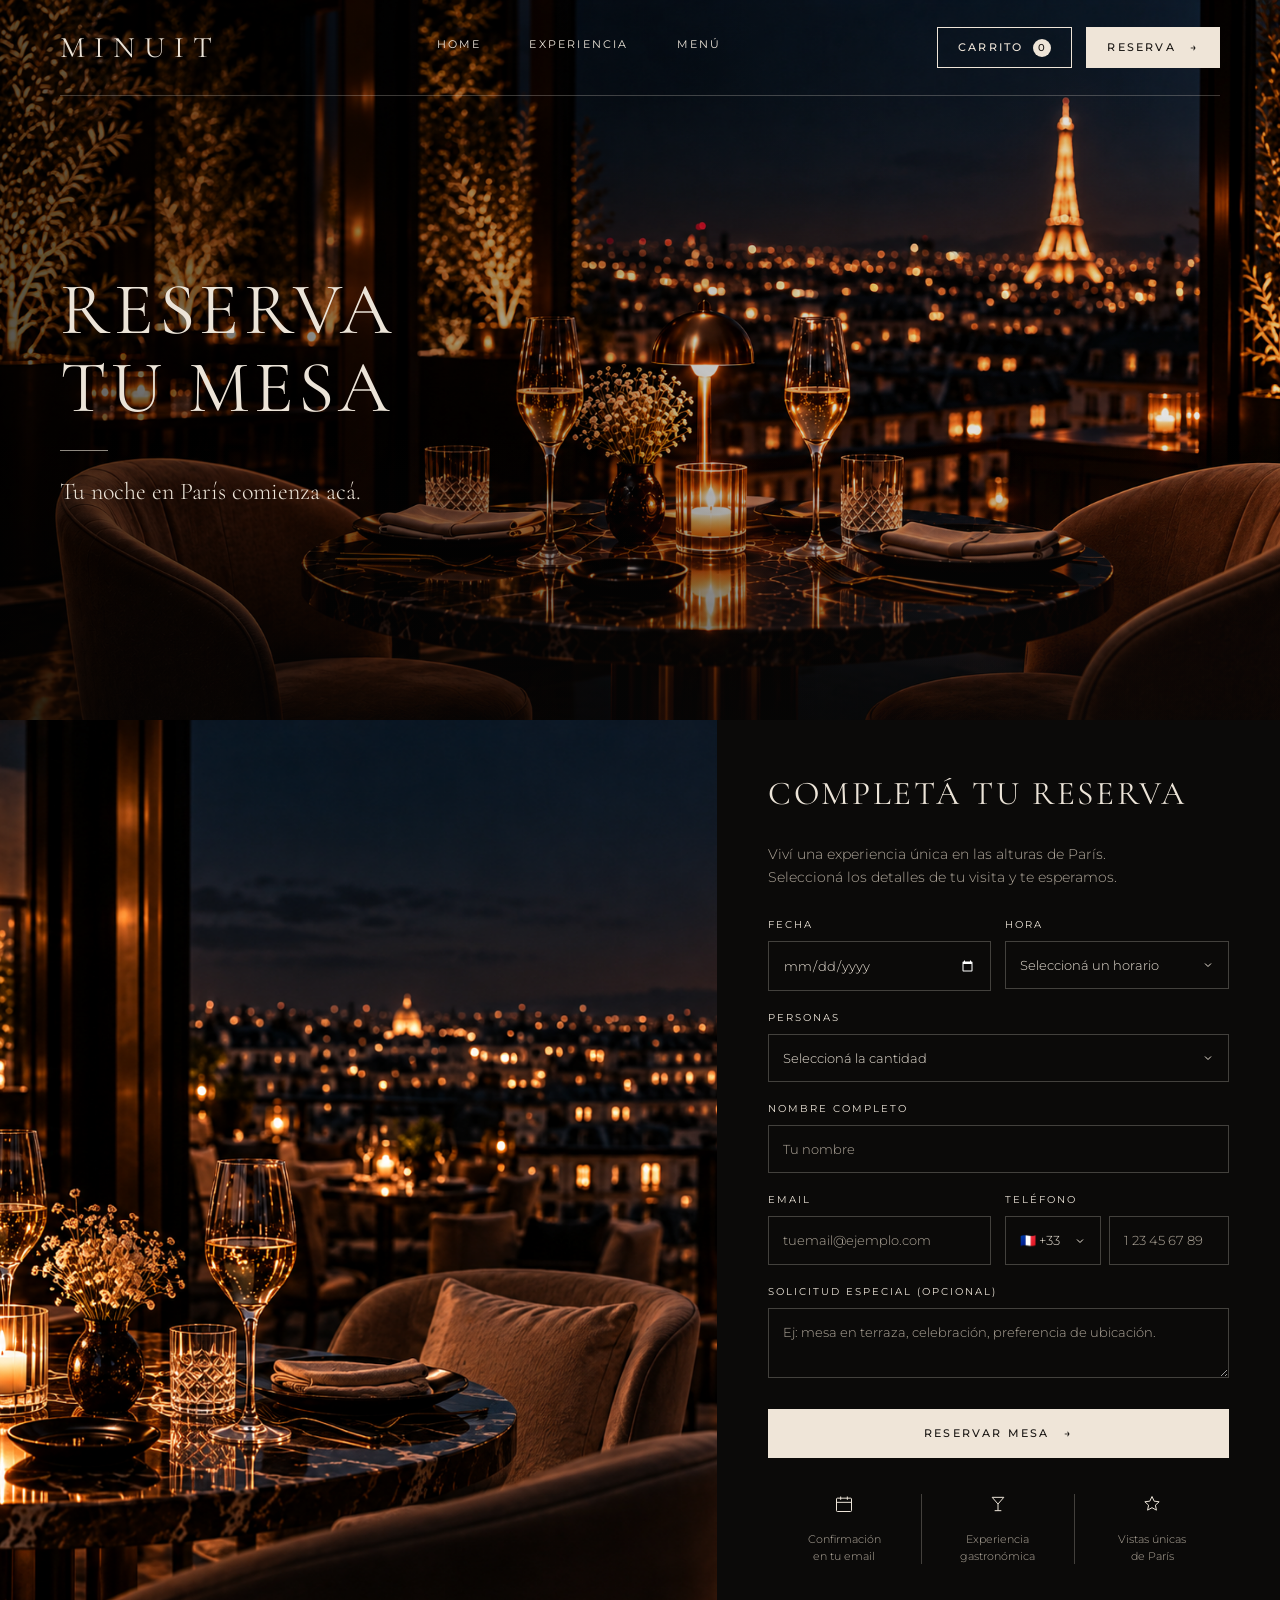
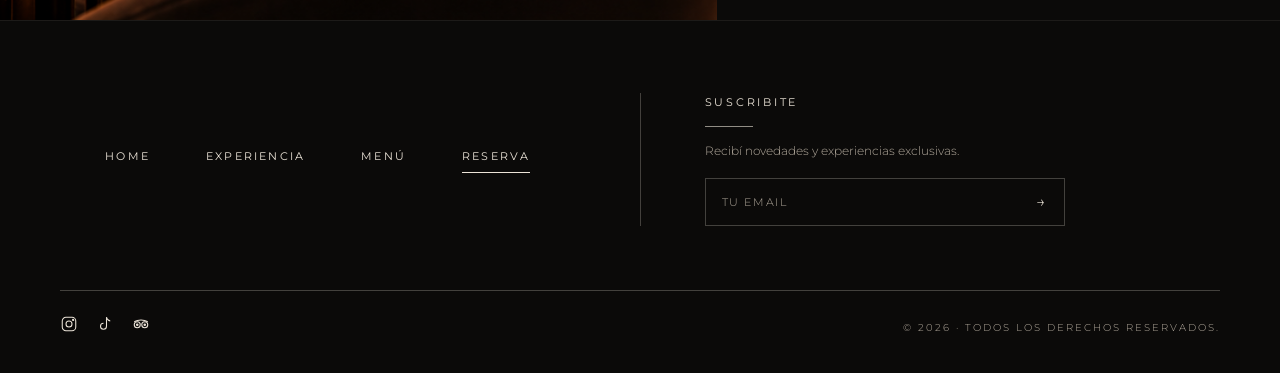
<file: reserva.html>
<!DOCTYPE html>
<html lang="es">
<head>
  <meta charset="UTF-8">
  <meta name="viewport" content="width=device-width, initial-scale=1.0">
  <title>Reservá tu mesa | MINUIT</title>
  <link rel="stylesheet" href="../css/estilos.css">
</head>
<body>

  <header class="header">
    <div class="contenedor">
      <div class="header__barra">

        <a href="../index.html" class="logo">MINUIT</a>

        <nav class="nav">
          <a href="../index.html">Home</a>
          <a href="experiencia.html">Experiencia</a>
          <a href="menu.html">Menú</a>
          <a href="reserva.html" class="solo-celu activo">Reserva</a>
        </nav>

         <div class="header__acciones">
          <a href="carrito.html" class="boton boton--borde boton--chico boton-carrito">Carrito <span class="carrito-contador">0</span></a>
          <a href="reserva.html" class="boton boton--chico">Reserva <span>→</span></a>
          <button class="menu-boton" aria-label="Abrir menú">
            <span></span><span></span><span></span>
          </button>
        </div>
      </div>
    </div>
  </header>

  <main>

    <section class="hero hero--reserva">
      <div class="contenedor hero__contenido">
        <h1 class="hero__titulo">Reserva<br>tu mesa</h1>
        <span class="linea-corta"></span>
        <p class="hero__subtitulo">Tu noche en París comienza acá.</p>
      </div>
    </section>

    <section class="reserva">
      <div class="reserva__foto">
        <img src="../images/reserva-mesa.png" alt="Mesa para dos con velas y vista a la Torre Eiffel">
      </div>

      <div class="reserva__panel">

        <form class="form" id="form-reserva">
          <h2 class="titulo titulo--chico">Completá tu reserva</h2>
          <p class="reserva__intro">Viví una experiencia única en las alturas de París. Seleccioná los detalles de tu visita y te esperamos.</p>

          <div class="form__fila">
            <div class="campo">
              <label for="fecha">Fecha</label>
              <input type="date" id="fecha" required>
            </div>
            <div class="campo">
              <label for="hora">Hora</label>
              <select id="hora" required>
                <option value="">Seleccioná un horario</option>
                <option>19:00</option>
                <option>19:30</option>
                <option>20:00</option>
                <option>20:30</option>
                <option>21:00</option>
                <option>21:30</option>
                <option>22:00</option>
                <option>22:30</option>
                <option>23:00</option>
                <option>23:30</option>
              </select>
            </div>
          </div>

          <div class="campo">
            <label for="personas">Personas</label>
            <select id="personas" required>
              <option value="">Seleccioná la cantidad</option>
              <option value="1">1 persona</option>
              <option value="2">2 personas</option>
              <option value="3">3 personas</option>
              <option value="4">4 personas</option>
              <option value="5">5 personas</option>
              <option value="6">6 personas</option>
              <option value="7">7 personas</option>
              <option value="8">8 personas</option>
            </select>
          </div>

          <div class="campo">
            <label for="nombre">Nombre completo</label>
            <input type="text" id="nombre" placeholder="Tu nombre" required>
          </div>

          <div class="form__fila">
            <div class="campo">
              <label for="email">Email</label>
              <input type="email" id="email" placeholder="tuemail@ejemplo.com" required>
            </div>
            <div class="campo">
              <label for="telefono">Teléfono</label>
              <div class="telefono">
                <select aria-label="Código de país">
                  <option>🇫🇷 +33</option>
                  <option>🇦🇷 +54</option>
                  <option>🇪🇸 +34</option>
                  <option>🇺🇸 +1</option>
                </select>
                <input type="tel" id="telefono" placeholder="1 23 45 67 89" required>
              </div>
            </div>
          </div>

          <div class="campo">
            <label for="solicitud">Solicitud especial (opcional)</label>
            <textarea id="solicitud" rows="2" placeholder="Ej: mesa en terraza, celebración, preferencia de ubicación."></textarea>
          </div>

          <button type="submit" class="boton boton--ancho">Reservar mesa <span>→</span></button>
        </form>

        <div class="gracias" id="gracias-reserva">
          <h2 class="titulo titulo--chico">¡Gracias por reservar!</h2>
          <span class="linea-corta"></span>
          <p id="gracias-texto"></p>
          <div class="gracias__botones">
            <a href="../index.html" class="boton">Volver al inicio <span>→</span></a>
            <button type="button" class="boton boton--borde" id="otra-reserva">Hacer otra reserva</button>
          </div>
        </div>

        <div class="beneficios">
          <div class="beneficio">
            <svg viewBox="0 0 24 24" fill="none" stroke="currentColor" stroke-width="1.2">
              <rect x="3" y="5" width="18" height="16" rx="1"/>
              <path d="M3 10h18M8 3v4M16 3v4"/>
            </svg>
            <p>Confirmación<br>en tu email</p>
          </div>
          <div class="beneficio">
            <svg viewBox="0 0 24 24" fill="none" stroke="currentColor" stroke-width="1.2">
              <path d="M5 4h14l-7 8z"/>
              <path d="M12 12v8M8 20h8"/>
            </svg>
            <p>Experiencia<br>gastronómica</p>
          </div>
          <div class="beneficio">
            <svg viewBox="0 0 24 24" fill="none" stroke="currentColor" stroke-width="1.2">
              <path d="M12 3l2.6 5.6 6 .7-4.5 4.1 1.2 6L12 16.4 6.7 19.4l1.2-6L3.4 9.3l6-.7z"/>
            </svg>
            <p>Vistas únicas<br>de París</p>
          </div>
        </div>

      </div>
    </section>

  </main>

  <footer class="footer">
    <div class="contenedor">

      <div class="footer__arriba">
        <nav class="footer__nav">
          <a href="../index.html">Home</a>
          <a href="experiencia.html">Experiencia</a>
          <a href="menu.html">Menú</a>
          <a href="reserva.html" class="activo">Reserva</a>
        </nav>

        <span class="footer__separador"></span>

        <div class="suscribite">
          <h3 class="etiqueta">Suscribite</h3>
          <span class="linea-corta"></span>
          <p>Recibí novedades y experiencias exclusivas.</p>
          <form class="suscribite__form">
            <input type="email" placeholder="Tu email" required>
            <button type="submit" aria-label="Suscribirme">→</button>
          </form>
        </div>
      </div>

      <div class="footer__abajo">
        <div class="redes">
          <a href="#" aria-label="Instagram">
            <svg viewBox="0 0 24 24" fill="none" stroke="currentColor" stroke-width="1.4">
              <rect x="3" y="3" width="18" height="18" rx="5"/>
              <circle cx="12" cy="12" r="4"/>
              <circle cx="17.5" cy="6.5" r="0.8" fill="currentColor"/>
            </svg>
          </a>
          <a href="#" aria-label="TikTok">
            <svg viewBox="0 0 24 24" fill="none" stroke="currentColor" stroke-width="1.4">
              <path d="M14 3v12a4 4 0 1 1-4-4"/>
              <path d="M14 3c.5 2.5 2.5 4.5 5 5"/>
            </svg>
          </a>
          <a href="#" aria-label="Tripadvisor">
            <svg viewBox="0 0 24 24" fill="none" stroke="currentColor" stroke-width="1.4">
              <circle cx="7" cy="13" r="4"/>
              <circle cx="17" cy="13" r="4"/>
              <circle cx="7" cy="13" r="1" fill="currentColor"/>
              <circle cx="17" cy="13" r="1" fill="currentColor"/>
              <path d="M3 9c5-3 13-3 18 0"/>
            </svg>
          </a>
        </div>
        <p class="copyright">© 2026 · Todos los derechos reservados.</p>
      </div>

    </div>
  </footer>

  <script src="../js/main.js"></script>
</body>
</html>
</file>
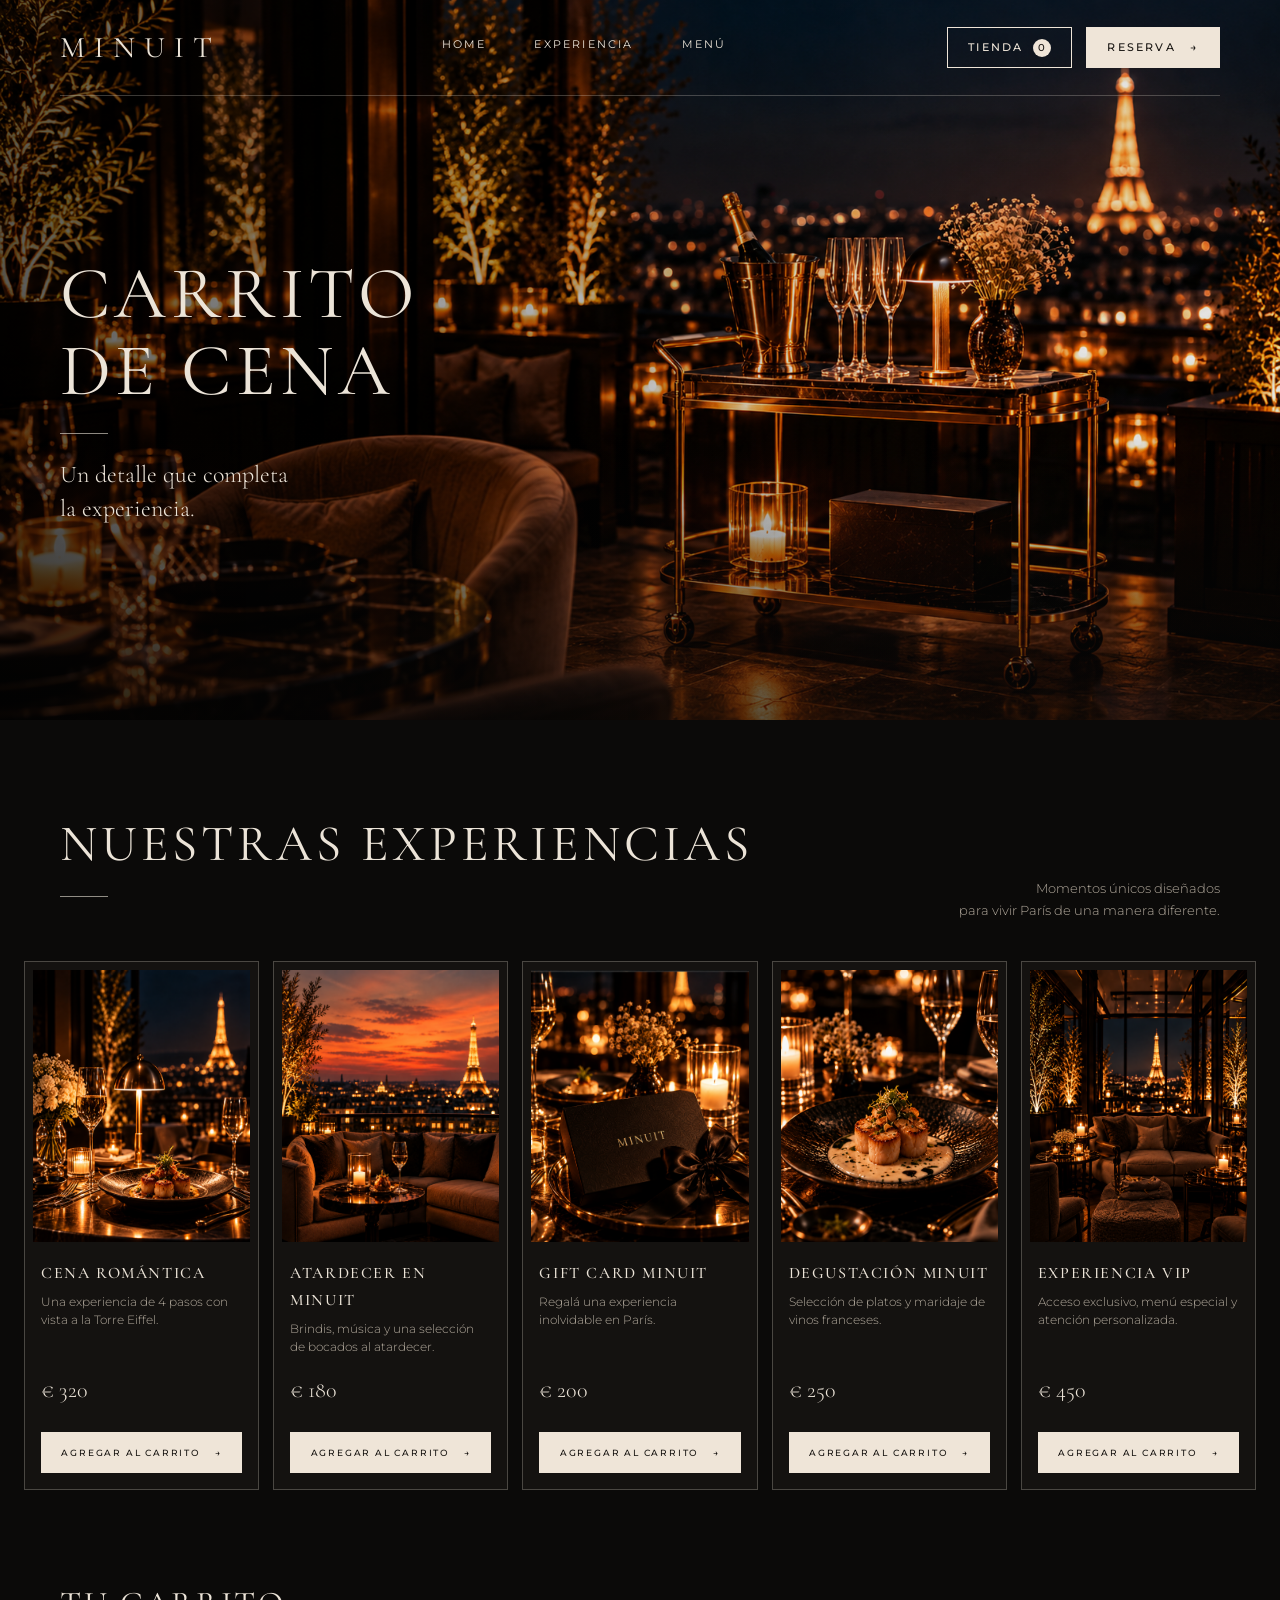
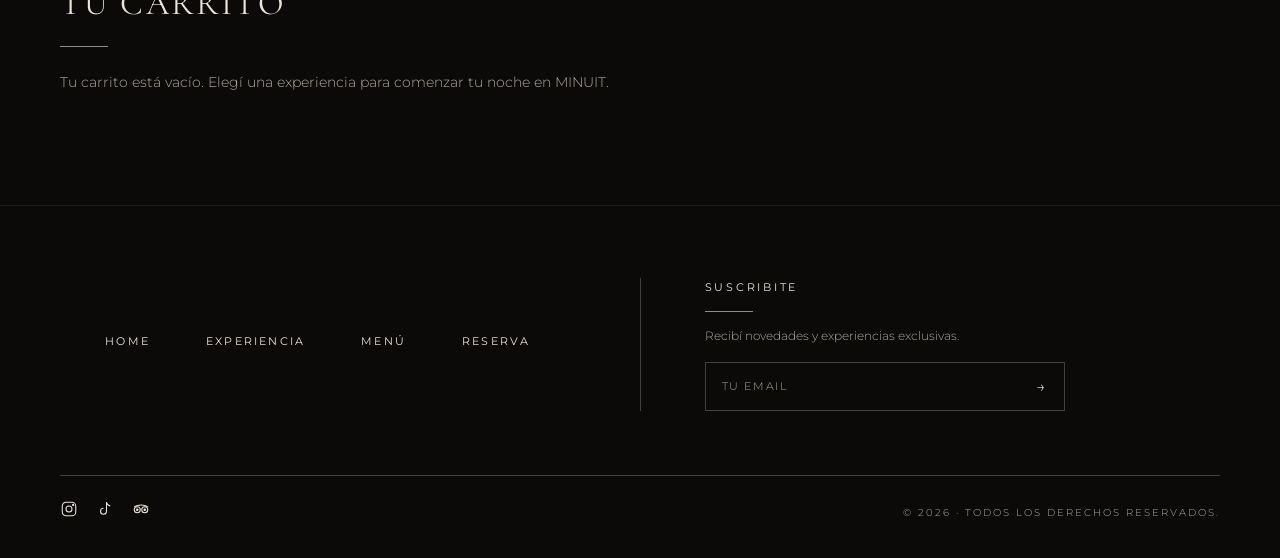
<file: pages/carrito.html>
<!DOCTYPE html>
<html lang="es">
<head>
  <meta charset="UTF-8">
  <meta name="viewport" content="width=device-width, initial-scale=1.0">
  <title>Carrito de cena | MINUIT</title>
  <link rel="stylesheet" href="../css/estilos.css">
</head>
<body>

  <header class="header">
    <div class="contenedor">
      <div class="header__barra">

        <a href="../index.html" class="logo">MINUIT</a>

        <nav class="nav">
          <a href="../index.html">Home</a>
          <a href="experiencia.html">Experiencia</a>
          <a href="menu.html">Menú</a>
          <a href="reserva.html" class="solo-celu">Reserva</a>
        </nav>

         <div class="header__acciones">
          <a href="carrito.html" class="boton boton--borde boton--chico boton-carrito">Tienda <span class="carrito-contador">0</span></a>
          <a href="reserva.html" class="boton boton--chico">Reserva <span>→</span></a>
          <button class="menu-boton" aria-label="Abrir menú">
            <span></span><span></span><span></span>
          </button>
        </div>

      </div>
    </div>
  </header>

  <main>

    <section class="hero hero--carrito">
      <div class="contenedor hero__contenido">
        <h1 class="hero__titulo">Carrito<br>de cena</h1>
        <span class="linea-corta"></span>
        <p class="hero__subtitulo">Un detalle que completa<br>la experiencia.</p>
      </div>
    </section>

    <section class="experiencias" id="experiencias">
      <div class="contenedor experiencias__cabecera">
        <div>
          <h2 class="titulo">Nuestras experiencias</h2>
          <span class="linea-corta"></span>
        </div>
        <p>Momentos únicos diseñados<br>para vivir París de una manera diferente.</p>
      </div>

      <div class="tarjetas">
        <article class="tarjeta" data-id="cena-romantica" data-nombre="Cena romántica" data-precio="320">
          <img src="../images/cena-romantica.png" alt="Mesa para dos con velas frente a la Torre Eiffel">
          <div class="tarjeta__info">
            <h3>Cena romántica</h3>
            <p>Una experiencia de 4 pasos con vista a la Torre Eiffel.</p>
            <span class="tarjeta__precio">€ 320</span>
            <button type="button" class="boton boton--ancho tarjeta__boton">Agregar al carrito <span>→</span></button>
          </div>
        </article>

        <article class="tarjeta" data-id="atardecer" data-nombre="Atardecer en MINUIT" data-precio="180">
          <img src="../images/atardecer.png" alt="Terraza de MINUIT al atardecer">
          <div class="tarjeta__info">
            <h3>Atardecer en MINUIT</h3>
            <p>Brindis, música y una selección de bocados al atardecer.</p>
            <span class="tarjeta__precio">€ 180</span>
            <button type="button" class="boton boton--ancho tarjeta__boton">Agregar al carrito <span>→</span></button>
          </div>
        </article>

        <article class="tarjeta" data-id="gift-card" data-nombre="Gift card MINUIT" data-precio="200">
          <img src="../images/gift-card.png" alt="Tarjeta de regalo de MINUIT">
          <div class="tarjeta__info">
            <h3>Gift card MINUIT</h3>
            <p>Regalá una experiencia inolvidable en París.</p>
            <span class="tarjeta__precio">€ 200</span>
            <button type="button" class="boton boton--ancho tarjeta__boton">Agregar al carrito <span>→</span></button>
          </div>
        </article>

        <article class="tarjeta" data-id="degustacion" data-nombre="Degustación MINUIT" data-precio="250">
          <img src="../images/degustacion.png" alt="Plato de degustación con copas de vino">
          <div class="tarjeta__info">
            <h3>Degustación MINUIT</h3>
            <p>Selección de platos y maridaje de vinos franceses.</p>
            <span class="tarjeta__precio">€ 250</span>
            <button type="button" class="boton boton--ancho tarjeta__boton">Agregar al carrito <span>→</span></button>
          </div>
        </article>

        <article class="tarjeta" data-id="vip" data-nombre="Experiencia VIP" data-precio="450">
          <img src="../images/vip.png" alt="Salón VIP de MINUIT con vista a París">
          <div class="tarjeta__info">
            <h3>Experiencia VIP</h3>
            <p>Acceso exclusivo, menú especial y atención personalizada.</p>
            <span class="tarjeta__precio">€ 450</span>
            <button type="button" class="boton boton--ancho tarjeta__boton">Agregar al carrito <span>→</span></button>
          </div>
        </article>

      </div>
    </section>

    <section class="carrito" id="tu-carrito">
      <div class="contenedor">

        <div id="carrito-contenido">
          <h2 class="titulo titulo--chico">Tu carrito</h2>
          <span class="linea-corta"></span>

          <p class="carrito__vacio" id="carrito-vacio">Tu carrito está vacío. Elegí una experiencia para comenzar tu noche en MINUIT.</p>

          <div class="carrito__caja oculto" id="carrito-resumen">
            <ul class="carrito__lista" id="carrito-lista"></ul>

            <aside class="resumen">
              <h3 class="etiqueta">Resumen</h3>
              <div class="resumen__fila">
                <span>Experiencias</span>
                <span id="carrito-cantidad">0</span>
              </div>
              <div class="resumen__fila resumen__total">
                <span>Total</span>
                <span id="carrito-total">€ 0</span>
              </div>
              <button type="button" class="boton boton--ancho" id="finalizar-compra">Finalizar compra <span>→</span></button>
              <button type="button" class="resumen__vaciar" id="vaciar-carrito">Vaciar carrito</button>
            </aside>
          </div>
        </div>

        <div class="gracias gracias--centro" id="gracias-compra">
          <h2 class="titulo titulo--chico">¡Gracias por tu compra!</h2>
          <span class="linea-corta"></span>
          <p id="gracias-compra-texto"></p>
          <div class="gracias__botones">
            <a href="../index.html" class="boton">Volver al inicio <span>→</span></a>
            <a href="carrito.html" class="boton boton--borde">Seguir explorando</a>
          </div>
        </div>

      </div>
    </section>

  </main>

  <footer class="footer">
    <div class="contenedor">

      <div class="footer__arriba">
        <nav class="footer__nav">
          <a href="../index.html">Home</a>
          <a href="experiencia.html">Experiencia</a>
          <a href="menu.html">Menú</a>
          <a href="reserva.html">Reserva</a>
        </nav>

        <span class="footer__separador"></span>

        <div class="suscribite">
          <h3 class="etiqueta">Suscribite</h3>
          <span class="linea-corta"></span>
          <p>Recibí novedades y experiencias exclusivas.</p>
          <form class="suscribite__form">
            <input type="email" placeholder="Tu email" required>
            <button type="submit" aria-label="Suscribirme">→</button>
          </form>
        </div>
      </div>

      <div class="footer__abajo">
        <div class="redes">
          <a href="#" aria-label="Instagram">
            <svg viewBox="0 0 24 24" fill="none" stroke="currentColor" stroke-width="1.4">
              <rect x="3" y="3" width="18" height="18" rx="5"/>
              <circle cx="12" cy="12" r="4"/>
              <circle cx="17.5" cy="6.5" r="0.8" fill="currentColor"/>
            </svg>
          </a>
          <a href="#" aria-label="TikTok">
            <svg viewBox="0 0 24 24" fill="none" stroke="currentColor" stroke-width="1.4">
              <path d="M14 3v12a4 4 0 1 1-4-4"/>
              <path d="M14 3c.5 2.5 2.5 4.5 5 5"/>
            </svg>
          </a>
          <a href="#" aria-label="Tripadvisor">
            <svg viewBox="0 0 24 24" fill="none" stroke="currentColor" stroke-width="1.4">
              <circle cx="7" cy="13" r="4"/>
              <circle cx="17" cy="13" r="4"/>
              <circle cx="7" cy="13" r="1" fill="currentColor"/>
              <circle cx="17" cy="13" r="1" fill="currentColor"/>
              <path d="M3 9c5-3 13-3 18 0"/>
            </svg>
          </a>
        </div>
        <p class="copyright">© 2026 · Todos los derechos reservados.</p>
      </div>

    </div>
  </footer>

 <div class="pago" id="pago">
    <div class="pago__fondo" data-cerrar></div>

    <aside class="pago__panel" role="dialog" aria-modal="true" aria-labelledby="pago-titulo">
      <button type="button" class="pago__cerrar" data-cerrar aria-label="Cerrar">×</button>

      <p class="etiqueta">Último paso</p>
      <h2 class="titulo titulo--chico" id="pago-titulo">Datos de compra</h2>
      <span class="linea-corta"></span>

      <div class="pago__resumen">
        <span id="pago-cantidad">0 experiencias</span>
        <strong id="pago-total">€ 0</strong>
      </div>

      <form class="form" id="form-pago">
        <div class="campo">
          <label for="pago-nombre">Nombre y apellido</label>
          <input type="text" id="pago-nombre" placeholder="Como figura en la tarjeta" autocomplete="cc-name" required>
        </div>

        <div class="campo">
          <label for="pago-email">Email</label>
          <input type="email" id="pago-email" placeholder="tuemail@ejemplo.com" autocomplete="email" required>
        </div>

        <div class="campo">
          <label for="pago-tarjeta">Número de tarjeta</label>
          <input type="text" id="pago-tarjeta" inputmode="numeric" placeholder="0000 0000 0000 0000" maxlength="19" pattern="[0-9]{4} [0-9]{4} [0-9]{4} [0-9]{4}" title="Ingresá los 16 números de la tarjeta" autocomplete="cc-number" required>
        </div>

        <div class="form__fila">
          <div class="campo">
            <label for="pago-vencimiento">Vencimiento</label>
            <input type="text" id="pago-vencimiento" inputmode="numeric" placeholder="MM/AA" maxlength="5" pattern="(0[1-9]|1[0-2])/[0-9]{2}" title="Mes y año, por ejemplo 08/28" autocomplete="cc-exp" required>
          </div>
          <div class="campo">
            <label for="pago-cvv">Código de seguridad</label>
            <input type="text" id="pago-cvv" inputmode="numeric" placeholder="CVV" maxlength="4" pattern="[0-9]{3,4}" title="Los 3 o 4 números del dorso" autocomplete="cc-csc" required>
          </div>
        </div>

        <button type="submit" class="boton boton--ancho" id="boton-pagar">Pagar <span>→</span></button>
        <p class="pago__aviso">Sitio de práctica: no se realizan cobros reales.</p>
      </form>
    </aside>
  </div>

<div class="pago" id="pago">
    <div class="pago__fondo" data-cerrar></div>

    <aside class="pago__panel" role="dialog" aria-modal="true" aria-labelledby="pago-titulo">
      <button type="button" class="pago__cerrar" data-cerrar aria-label="Cerrar">×</button>

      <p class="etiqueta">Último paso</p>
      <h2 class="titulo titulo--chico" id="pago-titulo">Datos de compra</h2>
      <span class="linea-corta"></span>

      <div class="pago__resumen">
        <span id="pago-cantidad">0 experiencias</span>
        <strong id="pago-total">€ 0</strong>
      </div>

      <form class="form" id="form-pago">
        <div class="campo">
          <label for="pago-nombre">Nombre y apellido</label>
          <input type="text" id="pago-nombre" placeholder="Como figura en la tarjeta" autocomplete="cc-name" required>
        </div>

        <div class="campo">
          <label for="pago-email">Email</label>
          <input type="email" id="pago-email" placeholder="tuemail@ejemplo.com" autocomplete="email" required>
        </div>

        <div class="campo">
          <label for="pago-tarjeta">Número de tarjeta</label>
          <input type="text" id="pago-tarjeta" inputmode="numeric" placeholder="0000 0000 0000 0000" maxlength="19" pattern="[0-9]{4} [0-9]{4} [0-9]{4} [0-9]{4}" title="Ingresá los 16 números de la tarjeta" autocomplete="cc-number" required>
        </div>

        <div class="form__fila">
          <div class="campo">
            <label for="pago-vencimiento">Vencimiento</label>
            <input type="text" id="pago-vencimiento" inputmode="numeric" placeholder="MM/AA" maxlength="5" pattern="(0[1-9]|1[0-2])/[0-9]{2}" title="Mes y año, por ejemplo 08/28" autocomplete="cc-exp" required>
          </div>
          <div class="campo">
            <label for="pago-cvv">Código de seguridad</label>
            <input type="text" id="pago-cvv" inputmode="numeric" placeholder="CVV" maxlength="4" pattern="[0-9]{3,4}" title="Los 3 o 4 números del dorso" autocomplete="cc-csc" required>
          </div>
        </div>

        <button type="submit" class="boton boton--ancho" id="boton-pagar">Pagar <span>→</span></button>
        <p class="pago__aviso">Sitio de práctica: no se realizan cobros reales.</p>
      </form>
    </aside>
  </div>
  <script src="../js/main.js"></script>
</body>
</html>
</file>
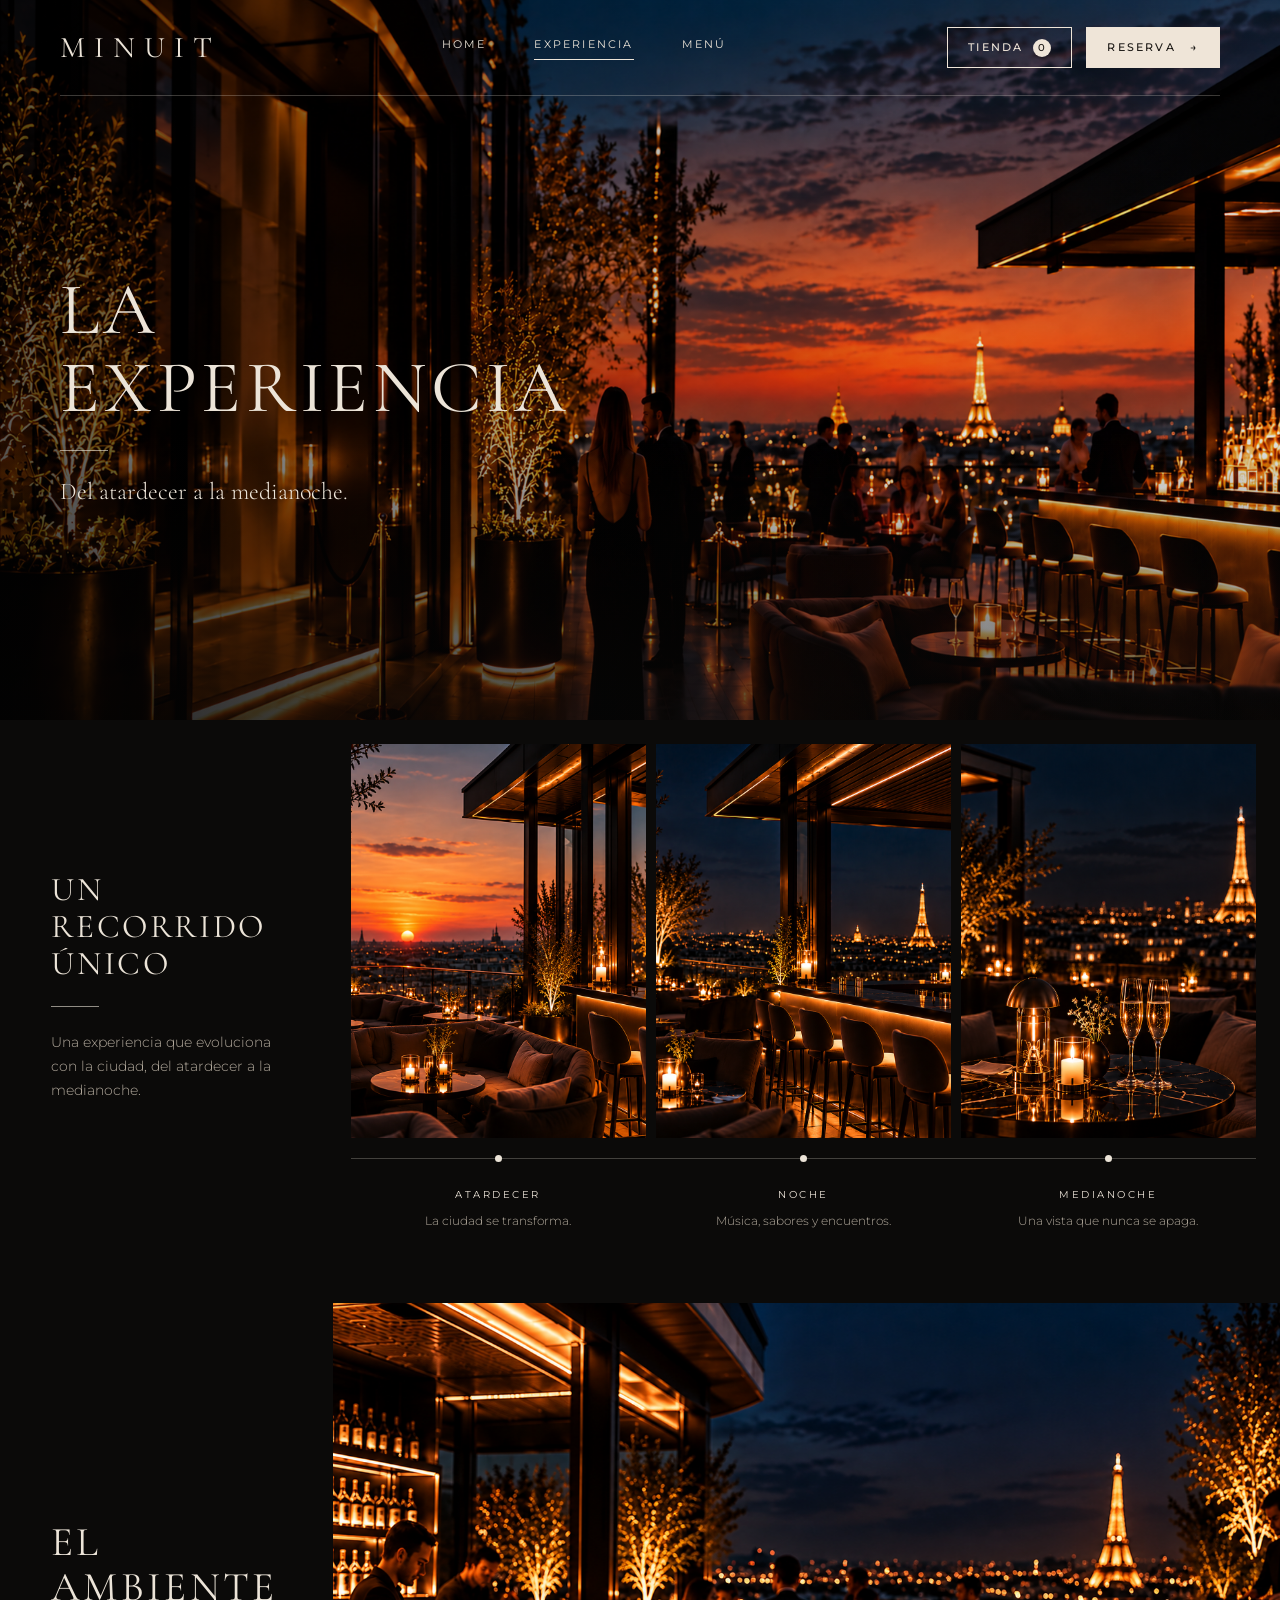
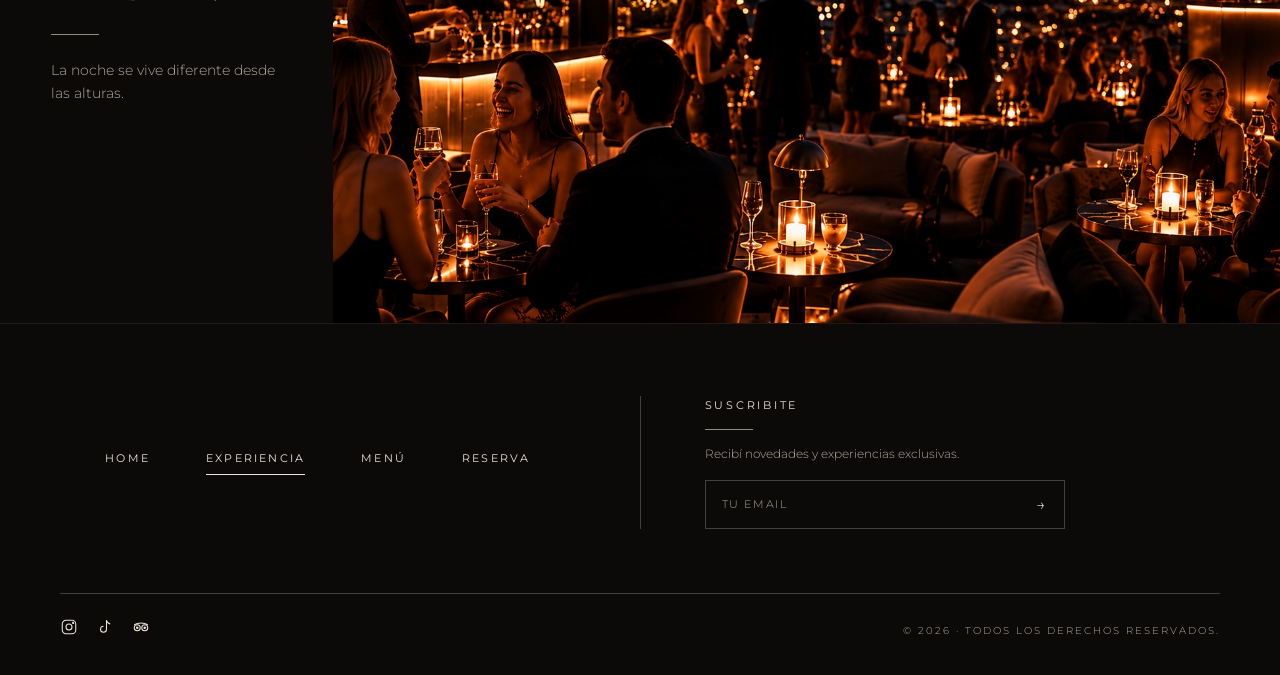
<file: pages/experiencia.html>
<!DOCTYPE html>
<html lang="es">
<head>
  <meta charset="UTF-8">
  <meta name="viewport" content="width=device-width, initial-scale=1.0">
  <title>La experiencia | MINUIT</title>
  <link rel="stylesheet" href="../css/estilos.css">
</head>
<body>

  <header class="header">
    <div class="contenedor">
      <div class="header__barra">

        <a href="../index.html" class="logo">MINUIT</a>

        <nav class="nav">
          <a href="../index.html">Home</a>
          <a href="experiencia.html" class="activo">Experiencia</a>
          <a href="menu.html">Menú</a>
          <a href="reserva.html" class="solo-celu">Reserva</a>
        </nav>

         <div class="header__acciones">
          <a href="carrito.html" class="boton boton--borde boton--chico boton-carrito">Tienda <span class="carrito-contador">0</span></a>
          <a href="reserva.html" class="boton boton--chico">Reserva <span>→</span></a>
          <button class="menu-boton" aria-label="Abrir menú">
            <span></span><span></span><span></span>
          </button>
        </div>

      </div>
    </div>
  </header>

  <main>

    <section class="hero hero--experiencia">
      <div class="contenedor hero__contenido">
        <h1 class="hero__titulo">La<br>experiencia</h1>
        <span class="linea-corta"></span>
        <p class="hero__subtitulo">Del atardecer a la medianoche.</p>
      </div>
    </section>

    <section class="recorrido">
      <div class="recorrido__texto">
        <h2 class="titulo titulo--chico">Un recorrido<br>único</h2>
        <span class="linea-corta"></span>
        <p>Una experiencia que evoluciona con la ciudad, del atardecer a la medianoche.</p>
      </div>

      <div class="momentos">
        <article class="momento">
          <img src="../images/exp-atardecer.png" alt="Terraza de MINUIT al atardecer">
          <div class="momento__info">
            <h3 class="etiqueta">Atardecer</h3>
            <p>La ciudad se transforma.</p>
          </div>
        </article>

        <article class="momento">
          <img src="../images/exp-noche.png" alt="Barra de MINUIT iluminada de noche">
          <div class="momento__info">
            <h3 class="etiqueta">Noche</h3>
            <p>Música, sabores y encuentros.</p>
          </div>
        </article>

        <article class="momento">
          <img src="../images/exp-medianoche.png" alt="Mesa con copas frente a la Torre Eiffel a medianoche">
          <div class="momento__info">
            <h3 class="etiqueta">Medianoche</h3>
            <p>Una vista que nunca se apaga.</p>
          </div>
        </article>
      </div>
    </section>

    <section class="ambiente">
      <div class="ambiente__texto">
        <h2 class="titulo">El<br>ambiente</h2>
        <span class="linea-corta"></span>
        <p>La noche se vive diferente desde las alturas.</p>
      </div>
      <div class="ambiente__foto">
        <img src="../images/exp-ambiente.png" alt="Gente disfrutando de la noche en la terraza de MINUIT">
      </div>
    </section>

  </main>

  <footer class="footer">
    <div class="contenedor">

      <div class="footer__arriba">
        <nav class="footer__nav">
          <a href="../index.html">Home</a>
          <a href="experiencia.html" class="activo">Experiencia</a>
          <a href="menu.html">Menú</a>
          <a href="reserva.html">Reserva</a>
        </nav>

        <span class="footer__separador"></span>

        <div class="suscribite">
          <h3 class="etiqueta">Suscribite</h3>
          <span class="linea-corta"></span>
          <p>Recibí novedades y experiencias exclusivas.</p>
          <form class="suscribite__form">
            <input type="email" placeholder="Tu email" required>
            <button type="submit" aria-label="Suscribirme">→</button>
          </form>
        </div>
      </div>

      <div class="footer__abajo">
        <div class="redes">
          <a href="#" aria-label="Instagram">
            <svg viewBox="0 0 24 24" fill="none" stroke="currentColor" stroke-width="1.4">
              <rect x="3" y="3" width="18" height="18" rx="5"/>
              <circle cx="12" cy="12" r="4"/>
              <circle cx="17.5" cy="6.5" r="0.8" fill="currentColor"/>
            </svg>
          </a>
          <a href="#" aria-label="TikTok">
            <svg viewBox="0 0 24 24" fill="none" stroke="currentColor" stroke-width="1.4">
              <path d="M14 3v12a4 4 0 1 1-4-4"/>
              <path d="M14 3c.5 2.5 2.5 4.5 5 5"/>
            </svg>
          </a>
          <a href="#" aria-label="Tripadvisor">
            <svg viewBox="0 0 24 24" fill="none" stroke="currentColor" stroke-width="1.4">
              <circle cx="7" cy="13" r="4"/>
              <circle cx="17" cy="13" r="4"/>
              <circle cx="7" cy="13" r="1" fill="currentColor"/>
              <circle cx="17" cy="13" r="1" fill="currentColor"/>
              <path d="M3 9c5-3 13-3 18 0"/>
            </svg>
          </a>
        </div>
        <p class="copyright">© 2026 · Todos los derechos reservados.</p>
      </div>

    </div>
  </footer>

  <script src="../js/main.js"></script>
</body>
</html>
</file>
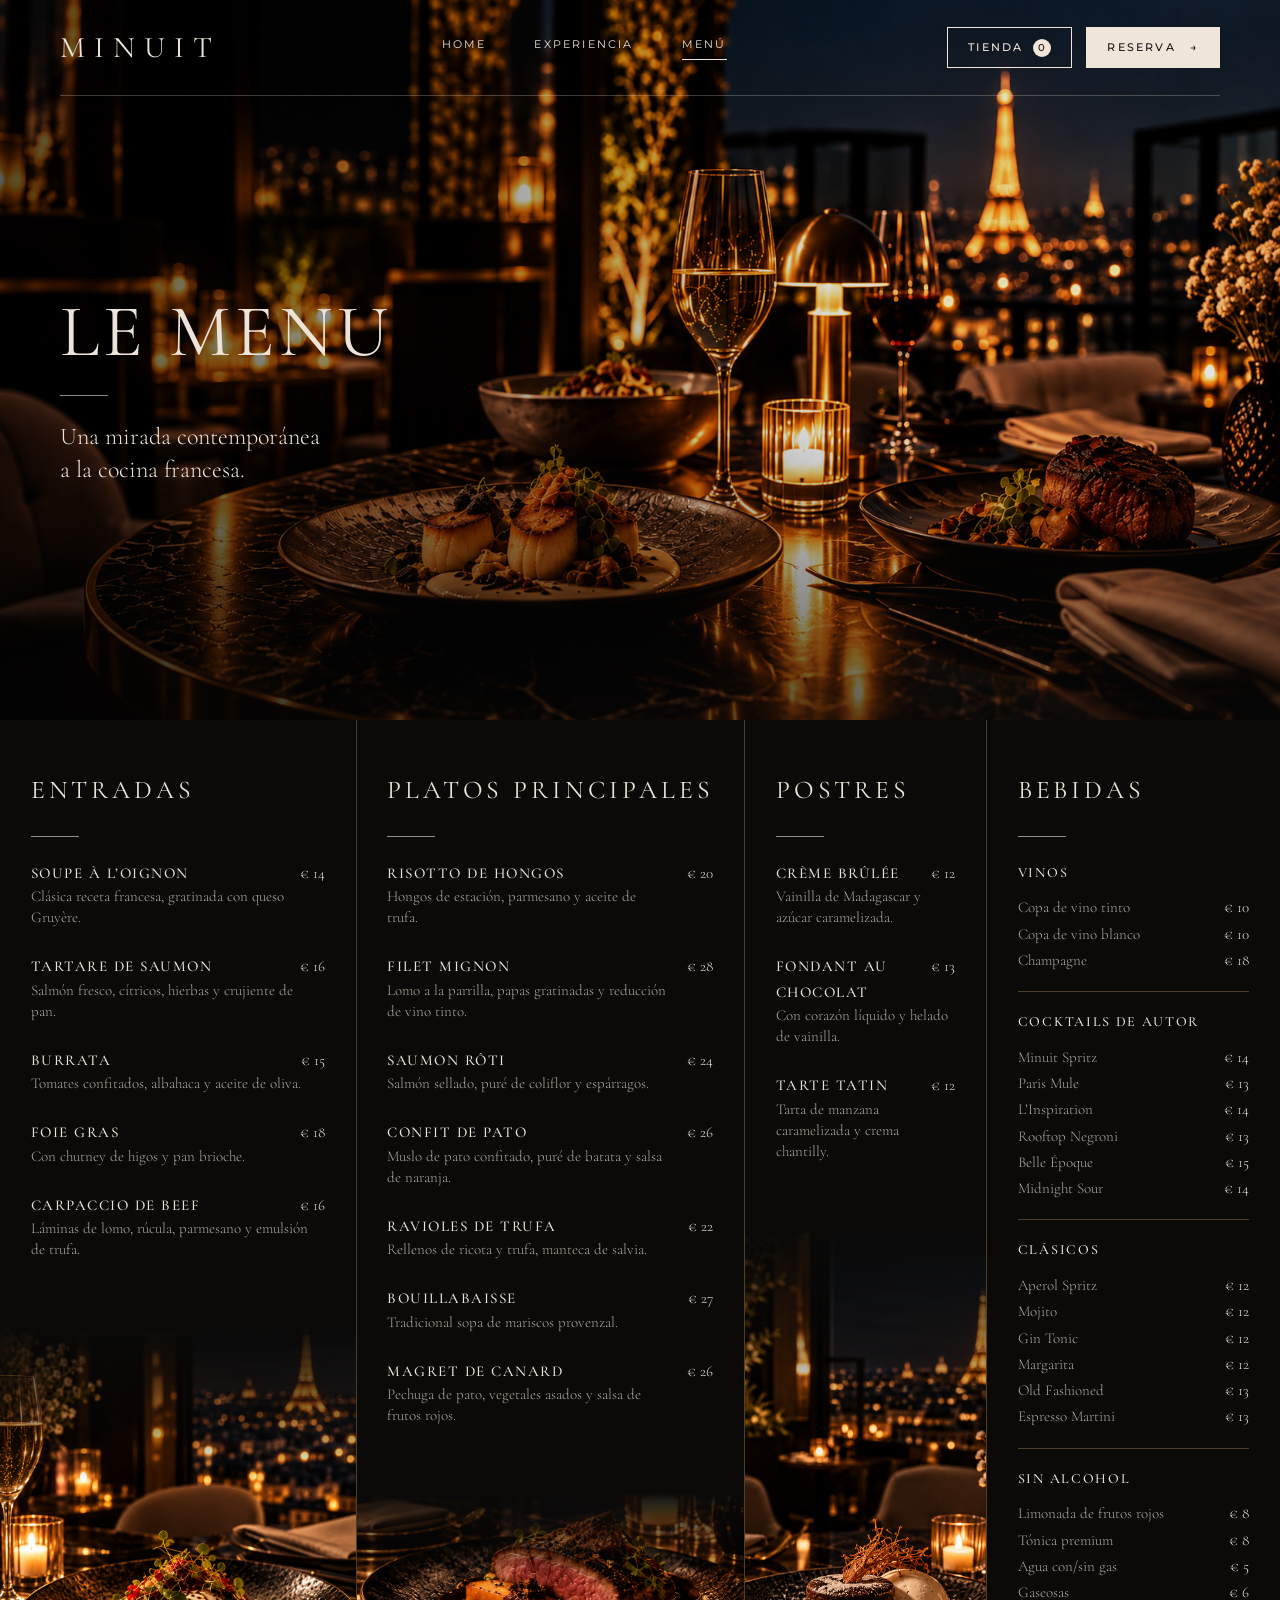
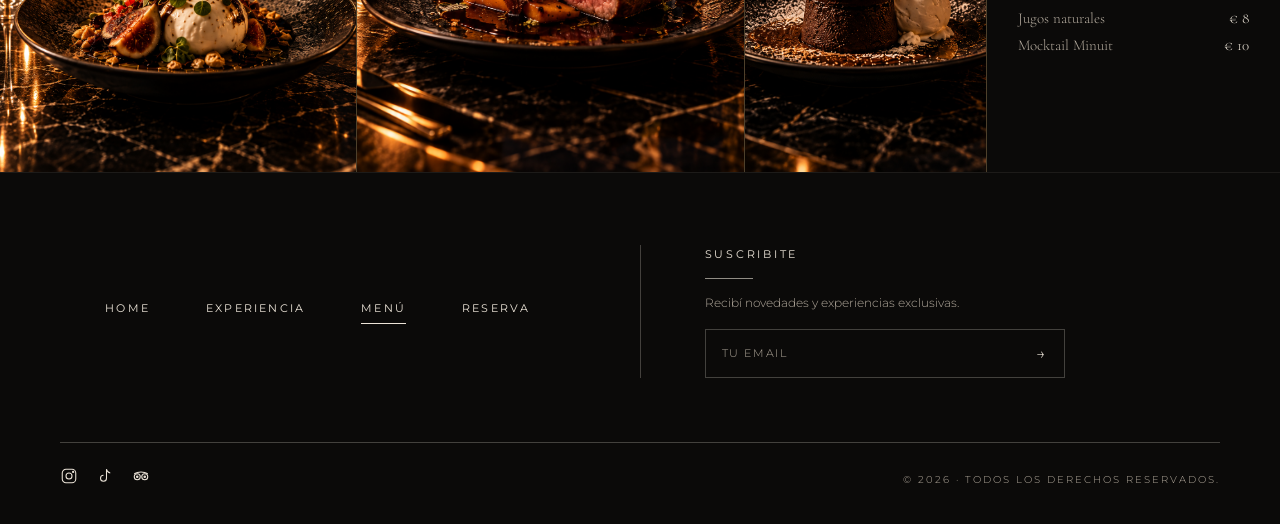
<file: pages/menu.html>
<!DOCTYPE html>
<html lang="es">
<head>
  <meta charset="UTF-8">
  <meta name="viewport" content="width=device-width, initial-scale=1.0">
  <title>Le menu | MINUIT</title>
  <link rel="stylesheet" href="../css/estilos.css">
</head>
<body>

  <header class="header">
    <div class="contenedor">
      <div class="header__barra">

        <a href="../index.html" class="logo">MINUIT</a>

        <nav class="nav">
          <a href="../index.html">Home</a>
          <a href="experiencia.html">Experiencia</a>
          <a href="menu.html" class="activo">Menú</a>
          <a href="reserva.html" class="solo-celu">Reserva</a>
        </nav>

         <div class="header__acciones">
          <a href="carrito.html" class="boton boton--borde boton--chico boton-carrito">Tienda <span class="carrito-contador">0</span></a>
          <a href="reserva.html" class="boton boton--chico">Reserva <span>→</span></a>
          <button class="menu-boton" aria-label="Abrir menú">
            <span></span><span></span><span></span>
          </button>
        </div>

      </div>
    </div>
  </header>

  <main>

    <section class="hero hero--menu">
      <div class="contenedor hero__contenido">
        <h1 class="hero__titulo">Le menu</h1>
        <span class="linea-corta"></span>
        <p class="hero__subtitulo">Una mirada contemporánea<br>a la cocina francesa.</p>
      </div>
    </section>

    <section class="carta">

      <div class="carta__col">
        <div class="carta__contenido">
          <h2 class="carta__titulo">Entradas</h2>
          <span class="linea-corta"></span>
          <div class="plato">
            <div class="plato__fila">
              <h3>Soupe à l’oignon</h3>
              <span>€ 14</span>
            </div>
            <p>Clásica receta francesa, gratinada con queso Gruyère.</p>
          </div>
          <div class="plato">
            <div class="plato__fila">
              <h3>Tartare de saumon</h3>
              <span>€ 16</span>
            </div>
            <p>Salmón fresco, cítricos, hierbas y crujiente de pan.</p>
          </div>
          <div class="plato">
            <div class="plato__fila">
              <h3>Burrata</h3>
              <span>€ 15</span>
            </div>
            <p>Tomates confitados, albahaca y aceite de oliva.</p>
          </div>
          <div class="plato">
            <div class="plato__fila">
              <h3>Foie gras</h3>
              <span>€ 18</span>
            </div>
            <p>Con chutney de higos y pan brioche.</p>
          </div>
          <div class="plato">
            <div class="plato__fila">
              <h3>Carpaccio de beef</h3>
              <span>€ 16</span>
            </div>
            <p>Láminas de lomo, rúcula, parmesano y emulsión de trufa.</p>
          </div>
        </div>
        <div class="carta__foto">
          <img src="../images/menu-entrada.png" alt="Burrata con higos y nueces">
        </div>
      </div>

      <div class="carta__col">
        <div class="carta__contenido">
          <h2 class="carta__titulo">Platos principales</h2>
          <span class="linea-corta"></span>
          <div class="plato">
            <div class="plato__fila">
              <h3>Risotto de hongos</h3>
              <span>€ 20</span>
            </div>
            <p>Hongos de estación, parmesano y aceite de trufa.</p>
          </div>
          <div class="plato">
            <div class="plato__fila">
              <h3>Filet mignon</h3>
              <span>€ 28</span>
            </div>
            <p>Lomo a la parrilla, papas gratinadas y reducción de vino tinto.</p>
          </div>
          <div class="plato">
            <div class="plato__fila">
              <h3>Saumon rôti</h3>
              <span>€ 24</span>
            </div>
            <p>Salmón sellado, puré de coliflor y espárragos.</p>
          </div>
          <div class="plato">
            <div class="plato__fila">
              <h3>Confit de pato</h3>
              <span>€ 26</span>
            </div>
            <p>Muslo de pato confitado, puré de batata y salsa de naranja.</p>
          </div>
          <div class="plato">
            <div class="plato__fila">
              <h3>Ravioles de trufa</h3>
              <span>€ 22</span>
            </div>
            <p>Rellenos de ricota y trufa, manteca de salvia.</p>
          </div>
          <div class="plato">
            <div class="plato__fila">
              <h3>Bouillabaisse</h3>
              <span>€ 27</span>
            </div>
            <p>Tradicional sopa de mariscos provenzal.</p>
          </div>
          <div class="plato">
            <div class="plato__fila">
              <h3>Magret de canard</h3>
              <span>€ 26</span>
            </div>
            <p>Pechuga de pato, vegetales asados y salsa de frutos rojos.</p>
          </div>
        </div>
        <div class="carta__foto">
          <img src="../images/menu-principales.png" alt="Magret de pato con vegetales asados">
        </div>
      </div>

      <div class="carta__col">
        <div class="carta__contenido">
          <h2 class="carta__titulo">Postres</h2>
          <span class="linea-corta"></span>
          <div class="plato">
            <div class="plato__fila">
              <h3>Crème brûlée</h3>
              <span>€ 12</span>
            </div>
            <p>Vainilla de Madagascar y azúcar caramelizada.</p>
          </div>
          <div class="plato">
            <div class="plato__fila">
              <h3>Fondant au chocolat</h3>
              <span>€ 13</span>
            </div>
            <p>Con corazón líquido y helado de vainilla.</p>
          </div>
          <div class="plato">
            <div class="plato__fila">
              <h3>Tarte tatin</h3>
              <span>€ 12</span>
            </div>
            <p>Tarta de manzana caramelizada y crema chantilly.</p>
          </div>
        </div>
        <div class="carta__foto">
          <img src="../images/menu-postres.png" alt="Fondant de chocolate con helado de vainilla">
        </div>
      </div>

      <div class="carta__col">
        <div class="carta__contenido">
          <h2 class="carta__titulo">Bebidas</h2>
          <span class="linea-corta"></span>
          <div class="bebidas">
            <h3>Vinos</h3>
            <ul>
              <li><span>Copa de vino tinto</span><span>€ 10</span></li>
              <li><span>Copa de vino blanco</span><span>€ 10</span></li>
              <li><span>Champagne</span><span>€ 18</span></li>
            </ul>
          </div>
          <div class="bebidas">
            <h3>Cocktails de autor</h3>
            <ul>
              <li><span>Minuit Spritz</span><span>€ 14</span></li>
              <li><span>Paris Mule</span><span>€ 13</span></li>
              <li><span>L’Inspiration</span><span>€ 14</span></li>
              <li><span>Rooftop Negroni</span><span>€ 13</span></li>
              <li><span>Belle Époque</span><span>€ 15</span></li>
              <li><span>Midnight Sour</span><span>€ 14</span></li>
            </ul>
          </div>
          <div class="bebidas">
            <h3>Clásicos</h3>
            <ul>
              <li><span>Aperol Spritz</span><span>€ 12</span></li>
              <li><span>Mojito</span><span>€ 12</span></li>
              <li><span>Gin Tonic</span><span>€ 12</span></li>
              <li><span>Margarita</span><span>€ 12</span></li>
              <li><span>Old Fashioned</span><span>€ 13</span></li>
              <li><span>Espresso Martini</span><span>€ 13</span></li>
            </ul>
          </div>
          <div class="bebidas">
            <h3>Sin alcohol</h3>
            <ul>
              <li><span>Limonada de frutos rojos</span><span>€ 8</span></li>
              <li><span>Tónica premium</span><span>€ 8</span></li>
              <li><span>Agua con/sin gas</span><span>€ 5</span></li>
              <li><span>Gaseosas</span><span>€ 6</span></li>
              <li><span>Jugos naturales</span><span>€ 8</span></li>
              <li><span>Mocktail Minuit</span><span>€ 10</span></li>
            </ul>
          </div>
        </div>
      </div>

    </section>

  </main>

  <footer class="footer">
    <div class="contenedor">

      <div class="footer__arriba">
        <nav class="footer__nav">
          <a href="../index.html">Home</a>
          <a href="experiencia.html">Experiencia</a>
          <a href="menu.html" class="activo">Menú</a>
          <a href="reserva.html">Reserva</a>
        </nav>

        <span class="footer__separador"></span>

        <div class="suscribite">
          <h3 class="etiqueta">Suscribite</h3>
          <span class="linea-corta"></span>
          <p>Recibí novedades y experiencias exclusivas.</p>
          <form class="suscribite__form">
            <input type="email" placeholder="Tu email" required>
            <button type="submit" aria-label="Suscribirme">→</button>
          </form>
        </div>
      </div>

      <div class="footer__abajo">
        <div class="redes">
          <a href="#" aria-label="Instagram">
            <svg viewBox="0 0 24 24" fill="none" stroke="currentColor" stroke-width="1.4">
              <rect x="3" y="3" width="18" height="18" rx="5"/>
              <circle cx="12" cy="12" r="4"/>
              <circle cx="17.5" cy="6.5" r="0.8" fill="currentColor"/>
            </svg>
          </a>
          <a href="#" aria-label="TikTok">
            <svg viewBox="0 0 24 24" fill="none" stroke="currentColor" stroke-width="1.4">
              <path d="M14 3v12a4 4 0 1 1-4-4"/>
              <path d="M14 3c.5 2.5 2.5 4.5 5 5"/>
            </svg>
          </a>
          <a href="#" aria-label="Tripadvisor">
            <svg viewBox="0 0 24 24" fill="none" stroke="currentColor" stroke-width="1.4">
              <circle cx="7" cy="13" r="4"/>
              <circle cx="17" cy="13" r="4"/>
              <circle cx="7" cy="13" r="1" fill="currentColor"/>
              <circle cx="17" cy="13" r="1" fill="currentColor"/>
              <path d="M3 9c5-3 13-3 18 0"/>
            </svg>
          </a>
        </div>
        <p class="copyright">© 2026 · Todos los derechos reservados.</p>
      </div>

    </div>
  </footer>

  <script src="../js/main.js"></script>
</body>
</html>
</file>
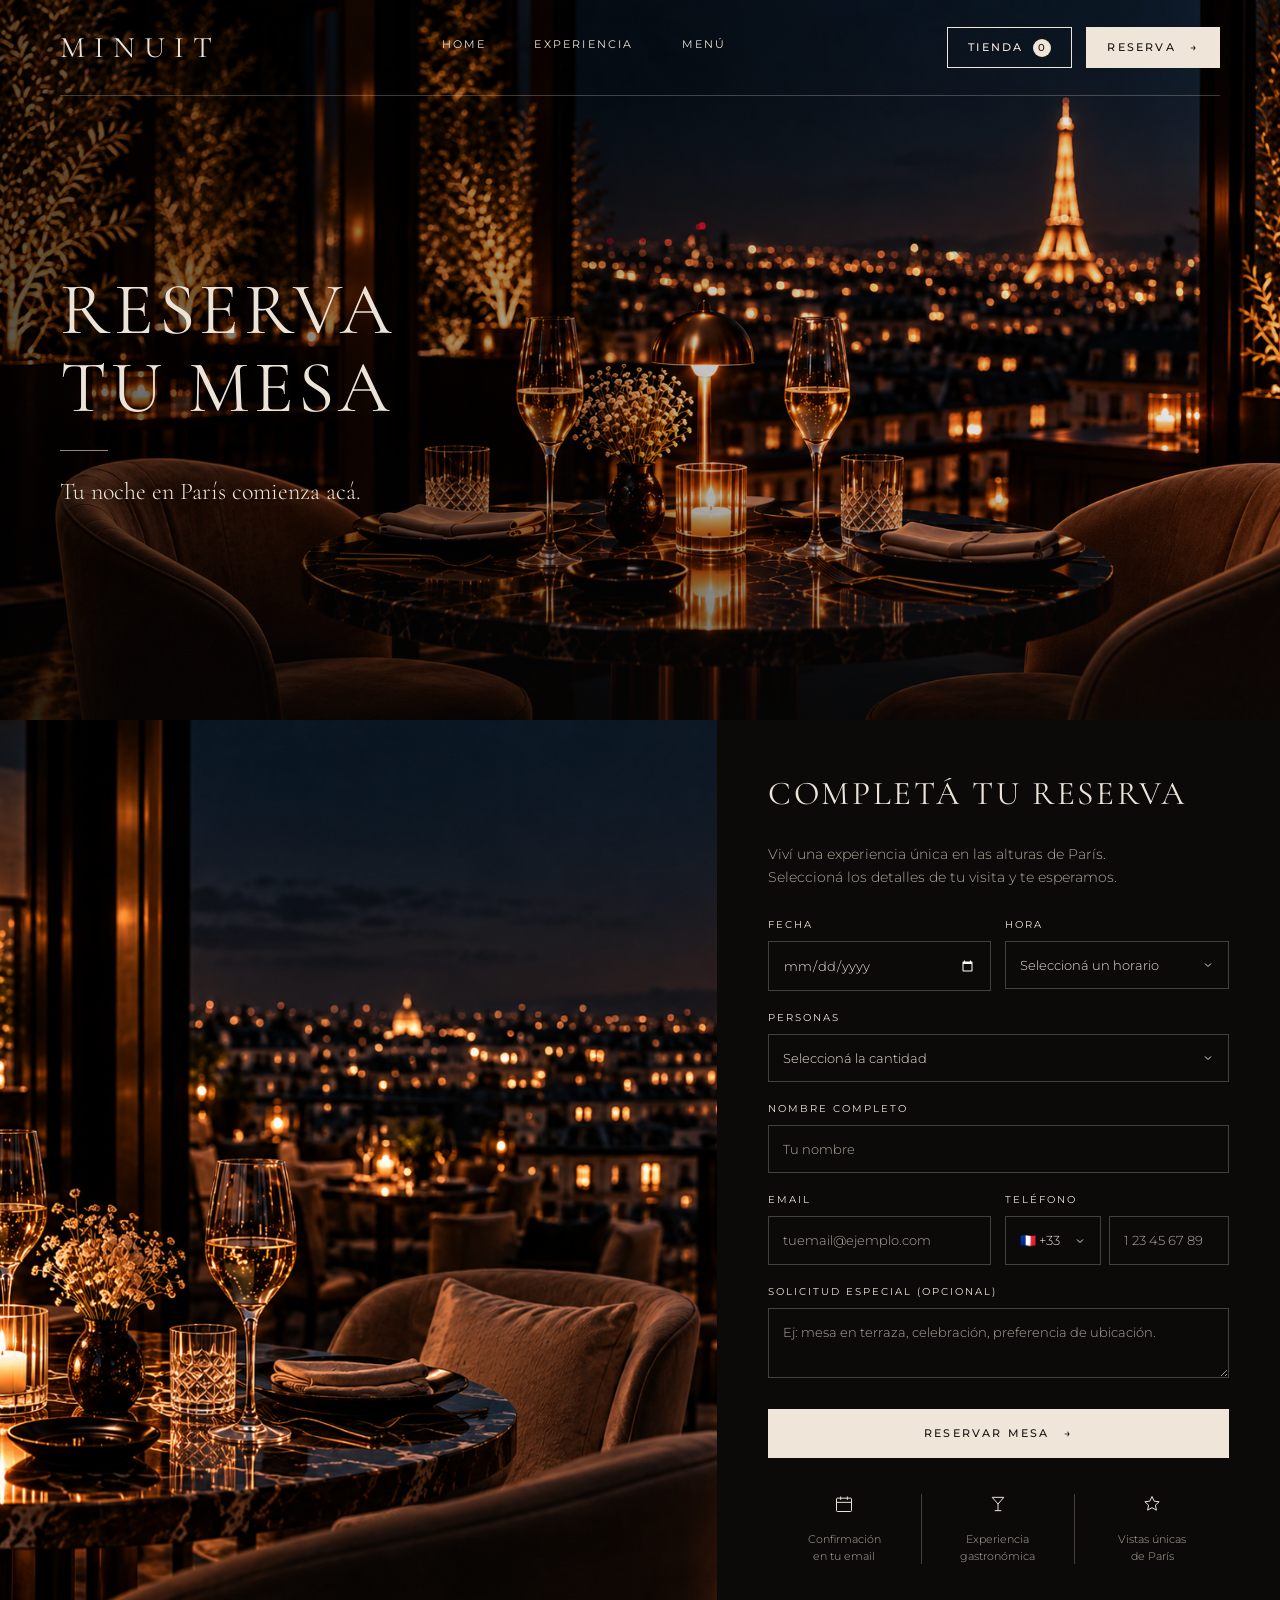
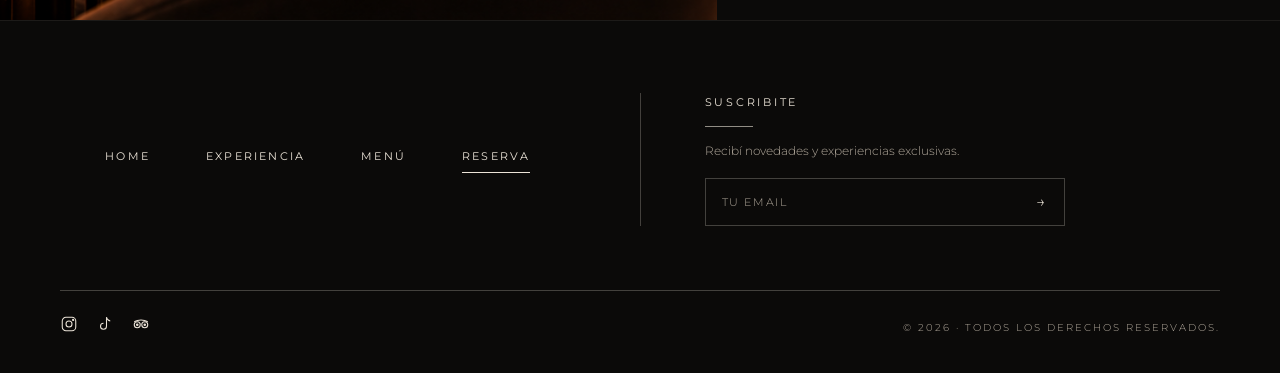
<file: pages/reserva.html>
<!DOCTYPE html>
<html lang="es">
<head>
  <meta charset="UTF-8">
  <meta name="viewport" content="width=device-width, initial-scale=1.0">
  <title>Reservá tu mesa | MINUIT</title>
  <link rel="stylesheet" href="../css/estilos.css">
</head>
<body>

  <header class="header">
    <div class="contenedor">
      <div class="header__barra">

        <a href="../index.html" class="logo">MINUIT</a>

        <nav class="nav">
          <a href="../index.html">Home</a>
          <a href="experiencia.html">Experiencia</a>
          <a href="menu.html">Menú</a>
          <a href="reserva.html" class="solo-celu activo">Reserva</a>
        </nav>

         <div class="header__acciones">
          <a href="carrito.html" class="boton boton--borde boton--chico boton-carrito">Tienda <span class="carrito-contador">0</span></a>
          <a href="reserva.html" class="boton boton--chico">Reserva <span>→</span></a>
          <button class="menu-boton" aria-label="Abrir menú">
            <span></span><span></span><span></span>
          </button>
        </div>
      </div>
    </div>
  </header>

  <main>

    <section class="hero hero--reserva">
      <div class="contenedor hero__contenido">
        <h1 class="hero__titulo">Reserva<br>tu mesa</h1>
        <span class="linea-corta"></span>
        <p class="hero__subtitulo">Tu noche en París comienza acá.</p>
      </div>
    </section>

    <section class="reserva">
      <div class="reserva__foto">
        <img src="../images/reserva-mesa.png" alt="Mesa para dos con velas y vista a la Torre Eiffel">
      </div>

      <div class="reserva__panel">

        <form class="form" id="form-reserva">
          <h2 class="titulo titulo--chico">Completá tu reserva</h2>
          <p class="reserva__intro">Viví una experiencia única en las alturas de París. Seleccioná los detalles de tu visita y te esperamos.</p>

          <div class="form__fila">
            <div class="campo">
              <label for="fecha">Fecha</label>
              <input type="date" id="fecha" required>
            </div>
            <div class="campo">
              <label for="hora">Hora</label>
              <select id="hora" required>
                <option value="">Seleccioná un horario</option>
                <option>19:00</option>
                <option>19:30</option>
                <option>20:00</option>
                <option>20:30</option>
                <option>21:00</option>
                <option>21:30</option>
                <option>22:00</option>
                <option>22:30</option>
                <option>23:00</option>
                <option>23:30</option>
              </select>
            </div>
          </div>

          <div class="campo">
            <label for="personas">Personas</label>
            <select id="personas" required>
              <option value="">Seleccioná la cantidad</option>
              <option value="1">1 persona</option>
              <option value="2">2 personas</option>
              <option value="3">3 personas</option>
              <option value="4">4 personas</option>
              <option value="5">5 personas</option>
              <option value="6">6 personas</option>
              <option value="7">7 personas</option>
              <option value="8">8 personas</option>
            </select>
          </div>

          <div class="campo">
            <label for="nombre">Nombre completo</label>
            <input type="text" id="nombre" placeholder="Tu nombre" required>
          </div>

          <div class="form__fila">
            <div class="campo">
              <label for="email">Email</label>
              <input type="email" id="email" placeholder="tuemail@ejemplo.com" required>
            </div>
            <div class="campo">
              <label for="telefono">Teléfono</label>
              <div class="telefono">
                <select aria-label="Código de país">
                  <option>🇫🇷 +33</option>
                  <option>🇦🇷 +54</option>
                  <option>🇪🇸 +34</option>
                  <option>🇺🇸 +1</option>
                </select>
                <input type="tel" id="telefono" placeholder="1 23 45 67 89" required>
              </div>
            </div>
          </div>

          <div class="campo">
            <label for="solicitud">Solicitud especial (opcional)</label>
            <textarea id="solicitud" rows="2" placeholder="Ej: mesa en terraza, celebración, preferencia de ubicación."></textarea>
          </div>

          <button type="submit" class="boton boton--ancho">Reservar mesa <span>→</span></button>
        </form>

        <div class="gracias" id="gracias-reserva">
          <h2 class="titulo titulo--chico">¡Gracias por reservar!</h2>
          <span class="linea-corta"></span>
          <p id="gracias-texto"></p>
          <div class="gracias__botones">
            <a href="../index.html" class="boton">Volver al inicio <span>→</span></a>
            <button type="button" class="boton boton--borde" id="otra-reserva">Hacer otra reserva</button>
          </div>
        </div>

        <div class="beneficios">
          <div class="beneficio">
            <svg viewBox="0 0 24 24" fill="none" stroke="currentColor" stroke-width="1.2">
              <rect x="3" y="5" width="18" height="16" rx="1"/>
              <path d="M3 10h18M8 3v4M16 3v4"/>
            </svg>
            <p>Confirmación<br>en tu email</p>
          </div>
          <div class="beneficio">
            <svg viewBox="0 0 24 24" fill="none" stroke="currentColor" stroke-width="1.2">
              <path d="M5 4h14l-7 8z"/>
              <path d="M12 12v8M8 20h8"/>
            </svg>
            <p>Experiencia<br>gastronómica</p>
          </div>
          <div class="beneficio">
            <svg viewBox="0 0 24 24" fill="none" stroke="currentColor" stroke-width="1.2">
              <path d="M12 3l2.6 5.6 6 .7-4.5 4.1 1.2 6L12 16.4 6.7 19.4l1.2-6L3.4 9.3l6-.7z"/>
            </svg>
            <p>Vistas únicas<br>de París</p>
          </div>
        </div>

      </div>
    </section>

  </main>

  <footer class="footer">
    <div class="contenedor">

      <div class="footer__arriba">
        <nav class="footer__nav">
          <a href="../index.html">Home</a>
          <a href="experiencia.html">Experiencia</a>
          <a href="menu.html">Menú</a>
          <a href="reserva.html" class="activo">Reserva</a>
        </nav>

        <span class="footer__separador"></span>

        <div class="suscribite">
          <h3 class="etiqueta">Suscribite</h3>
          <span class="linea-corta"></span>
          <p>Recibí novedades y experiencias exclusivas.</p>
          <form class="suscribite__form">
            <input type="email" placeholder="Tu email" required>
            <button type="submit" aria-label="Suscribirme">→</button>
          </form>
        </div>
      </div>

      <div class="footer__abajo">
        <div class="redes">
          <a href="#" aria-label="Instagram">
            <svg viewBox="0 0 24 24" fill="none" stroke="currentColor" stroke-width="1.4">
              <rect x="3" y="3" width="18" height="18" rx="5"/>
              <circle cx="12" cy="12" r="4"/>
              <circle cx="17.5" cy="6.5" r="0.8" fill="currentColor"/>
            </svg>
          </a>
          <a href="#" aria-label="TikTok">
            <svg viewBox="0 0 24 24" fill="none" stroke="currentColor" stroke-width="1.4">
              <path d="M14 3v12a4 4 0 1 1-4-4"/>
              <path d="M14 3c.5 2.5 2.5 4.5 5 5"/>
            </svg>
          </a>
          <a href="#" aria-label="Tripadvisor">
            <svg viewBox="0 0 24 24" fill="none" stroke="currentColor" stroke-width="1.4">
              <circle cx="7" cy="13" r="4"/>
              <circle cx="17" cy="13" r="4"/>
              <circle cx="7" cy="13" r="1" fill="currentColor"/>
              <circle cx="17" cy="13" r="1" fill="currentColor"/>
              <path d="M3 9c5-3 13-3 18 0"/>
            </svg>
          </a>
        </div>
        <p class="copyright">© 2026 · Todos los derechos reservados.</p>
      </div>

    </div>
  </footer>

  <script src="../js/main.js"></script>
</body>
</html>
</file>
<file: css/estilos.css>
@import url('https://fonts.googleapis.com/css2?family=Bodoni+Moda:ital,opsz,wght@0,6..96,400;0,6..96,500;1,6..96,400&family=Cormorant+Garamond:ital,wght@0,300;0,400;0,500;1,400&family=Montserrat:wght@300;400;500&display=swap');

:root {
  --negro: #0b0a09;
  --negro-2: #141210;
  --crema: #f3ece2;
  --crema-boton: #efe5d8;
  --texto-claro: #ece4d8;
  --texto-suave: #b3aa9d;
  --texto-oscuro: #1a1714;
  --linea: rgba(236, 228, 216, 0.25);

  --fuente-titulo: 'Cormorant Garamond', serif;
  --fuente-titulo-alt: 'Bodoni Moda', serif;
  --fuente-texto: 'Montserrat', sans-serif;

  --ancho-maximo: 1240px;
}

*,
*::before,
*::after {
  box-sizing: border-box;
  margin: 0;
  padding: 0;
}

html {
  scroll-behavior: smooth;
}

body {
  background: var(--negro);
  color: var(--texto-claro);
  font-family: var(--fuente-texto);
  font-weight: 300;
  font-size: 15px;
  line-height: 1.7;
}

img,
video {
  display: block;
  max-width: 100%;
}

a {
  color: inherit;
  text-decoration: none;
}

button,
input,
select,
textarea {
  font: inherit;
  color: inherit;
}

ul {
  list-style: none;
}

.contenedor {
  width: 100%;
  max-width: var(--ancho-maximo);
  margin: 0 auto;
  padding: 0 40px;
}

.titulo {
  font-family: var(--fuente-titulo);
  font-weight: 400;
  font-size: clamp(2.2rem, 4vw, 3.4rem);
  line-height: 1.1;
  letter-spacing: 0.08em;
  text-transform: uppercase;
}

.linea-corta {
  display: block;
  width: 48px;
  height: 1px;
  margin: 24px 0;
  background: currentColor;
  opacity: 0.6;
}

.etiqueta {
  font-size: 11px;
  font-weight: 400;
  letter-spacing: 0.25em;
  text-transform: uppercase;
}

.boton {
  display: inline-flex;
  align-items: center;
  gap: 14px;
  padding: 14px 28px;
  border: 1px solid var(--crema-boton);
  background: var(--crema-boton);
  color: var(--texto-oscuro);
  font-size: 11px;
  font-weight: 500;
  letter-spacing: 0.2em;
  text-transform: uppercase;
  cursor: pointer;
  transition: background 0.3s, color 0.3s;
}

.boton:hover {
  background: transparent;
  color: var(--crema-boton);
}

.boton--oscuro {
  border-color: var(--negro);
  background: var(--negro);
  color: var(--texto-claro);
}

.boton--oscuro:hover {
  background: transparent;
  color: var(--negro);
}

.boton--chico {
  padding: 10px 20px;
}

.header {
  position: absolute;
  top: 0;
  left: 0;
  right: 0;
  z-index: 10;
}

.header__barra {
  display: flex;
  align-items: center;
  justify-content: space-between;
  gap: 32px;
  padding: 22px 0;
  border-bottom: 1px solid var(--linea);
}

.logo {
  font-family: var(--fuente-titulo);
  font-size: 30px;
  font-weight: 400;
  letter-spacing: 0.3em;
}

.nav {
  display: flex;
  gap: 48px;
}

.nav a,
.footer__nav a {
  padding-bottom: 6px;
  border-bottom: 1px solid transparent;
  font-size: 11px;
  font-weight: 400;
  letter-spacing: 0.2em;
  text-transform: uppercase;
  transition: border-color 0.3s;
}

.nav a:hover,
.nav a.activo,
.footer__nav a:hover,
.footer__nav a.activo {
  border-color: var(--texto-claro);
}

.nav .solo-celu {
  display: none;
}

.header__acciones {
  display: flex;
  align-items: center;
  gap: 24px;
}

.separador {
  width: 1px;
  height: 32px;
  background: var(--linea);
}

.carrito-icono {
  position: relative;
  display: flex;
}

.carrito-icono svg {
  width: 24px;
  height: 24px;
}

.carrito-contador {
  position: absolute;
  top: -6px;
  right: -10px;
  display: flex;
  align-items: center;
  justify-content: center;
  min-width: 18px;
  height: 18px;
  padding: 0 4px;
  border-radius: 9px;
  background: var(--crema-boton);
  color: var(--texto-oscuro);
  font-size: 10px;
  font-weight: 500;
}

.menu-boton {
  display: none;
  flex-direction: column;
  gap: 6px;
  padding: 6px 0;
  border: none;
  background: none;
  cursor: pointer;
}

.menu-boton span {
  display: block;
  width: 24px;
  height: 1px;
  background: var(--texto-claro);
  transition: transform 0.3s, opacity 0.3s;
}

.hero {
  position: relative;
  display: flex;
  align-items: center;
  min-height: 80vh;
  padding: 140px 0 80px;
  background-color: var(--negro-2);
  background-position: center;
  background-size: cover;
}

.hero::before {
  content: "";
  position: absolute;
  inset: 0;
  background: linear-gradient(to right, rgba(0, 0, 0, 0.65), rgba(0, 0, 0, 0.1) 70%),
              linear-gradient(to top, rgba(11, 10, 9, 0.6), transparent 40%);
}

.hero__contenido {
  position: relative;
}

.hero__titulo {
  font-family: var(--fuente-titulo);
  font-weight: 400;
  font-size: clamp(2.8rem, 6vw, 4.6rem);
  line-height: 1.05;
  letter-spacing: 0.06em;
  text-transform: uppercase;
}

.hero__subtitulo {
  font-family: var(--fuente-titulo);
  font-size: clamp(1.2rem, 2vw, 1.5rem);
  line-height: 1.4;
}

.hero--centrado {
  min-height: 100vh;
  text-align: center;
}

.hero--centrado::before {
  background: rgba(0, 0, 0, 0.35);
}

.hero--centrado .hero__titulo {
  font-size: clamp(3.6rem, 11vw, 7.5rem);
  letter-spacing: 0.15em;
}

.hero--centrado .hero__subtitulo {
  margin: 4px 0 36px;
  font-style: italic;
  font-size: clamp(1.4rem, 2.6vw, 2rem);
}

.hero--home        { background-image: url(../images/home-portada.png); }
.hero--experiencia { background-image: url(../images/exp-portada.png); }
.hero--menu        { background-image: url(../images/menu-portada.png); }
.hero--reserva     { background-image: url(../images/reserva-portada.png); }
.hero--carrito     { background-image: url(../images/carrito-portada.png); }

.footer {
  padding: 72px 0 32px;
  border-top: 1px solid rgba(236, 228, 216, 0.08);
  background: var(--negro);
}

.footer__arriba {
  display: grid;
  grid-template-columns: 1fr auto 1fr;
  align-items: center;
  gap: 64px;
}

.footer__nav {
  display: flex;
  justify-content: center;
  flex-wrap: wrap;
  gap: 32px 56px;
}

.footer__separador {
  align-self: stretch;
  width: 1px;
  background: var(--linea);
}

.suscribite p {
  margin: 0 0 16px;
  color: var(--texto-suave);
  font-size: 12px;
}

.suscribite .linea-corta {
  margin: 14px 0;
}

.suscribite__form {
  display: flex;
  max-width: 360px;
  border: 1px solid var(--linea);
}

.suscribite__form input {
  flex: 1;
  min-width: 0;
  padding: 14px 16px;
  border: none;
  outline: none;
  background: transparent;
  font-size: 11px;
  letter-spacing: 0.15em;
}

.suscribite__form input::placeholder {
  color: var(--texto-suave);
  text-transform: uppercase;
}

.suscribite__form button {
  padding: 0 18px;
  border: none;
  background: none;
  font-size: 16px;
  cursor: pointer;
}

.footer__abajo {
  display: flex;
  align-items: center;
  justify-content: space-between;
  gap: 16px;
  margin-top: 64px;
  padding-top: 24px;
  border-top: 1px solid var(--linea);
}

.redes {
  display: flex;
  gap: 18px;
}

.redes svg {
  width: 18px;
  height: 18px;
  transition: opacity 0.3s;
}

.redes a:hover svg {
  opacity: 0.6;
}

.copyright {
  color: var(--texto-suave);
  font-size: 10px;
  letter-spacing: 0.2em;
  text-transform: uppercase;
}

@media (max-width: 900px) {
  .contenedor {
    padding: 0 20px;
  }

  .menu-boton {
    display: flex;
  }

  .nav {
    position: absolute;
    top: 100%;
    left: -20px;
    right: -20px;
    flex-direction: column;
    gap: 0;
    padding: 8px 20px 24px;
    background: rgba(11, 10, 9, 0.97);
    border-bottom: 1px solid var(--linea);
    opacity: 0;
    visibility: hidden;
    transform: translateY(-10px);
    transition: opacity 0.3s, transform 0.3s, visibility 0.3s;
  }

  .header.abierto .nav {
    opacity: 1;
    visibility: visible;
    transform: translateY(0);
  }

  .nav a {
    padding: 16px 0;
    border-bottom: 1px solid rgba(236, 228, 216, 0.1);
  }

  .nav a.activo {
    border-color: rgba(236, 228, 216, 0.1);
    color: #fff;
  }

  .nav .solo-celu {
    display: block;
  }

  .header.abierto .menu-boton span:nth-child(1) {
    transform: translateY(7px) rotate(45deg);
  }

  .header.abierto .menu-boton span:nth-child(2) {
    opacity: 0;
  }

  .header.abierto .menu-boton span:nth-child(3) {
    transform: translateY(-7px) rotate(-45deg);
  }

  .header.abierto .header__barra {
    background: rgba(11, 10, 9, 0.97);
  }

  .header__barra {
    position: relative;
    padding: 18px 0;
  }

  .logo {
    font-size: 24px;
  }

  .footer__arriba {
    grid-template-columns: 1fr;
    gap: 48px;
  }

  .footer__separador {
    display: none;
  }

  .footer__nav {
    justify-content: flex-start;
  }
}

@media (max-width: 600px) {
  .header__acciones .boton {
    display: none;
  }

  .header__acciones .separador {
    display: none;
  }

  .hero {
    min-height: 70vh;
  }

  .footer__abajo {
    flex-direction: column-reverse;
    align-items: flex-start;
  }
}
.bloque {
  display: grid;
  min-height: 620px;
}

.bloque--1 {
  grid-template-columns: 37% 1fr;
}

.bloque--2 {
  grid-template-columns: 51% 1fr;
}

.bloque--3 {
  grid-template-columns: 34% 1fr;
}

.bloque--4 {
  grid-template-columns: 62% 1fr;
}

.bloque__texto {
  display: flex;
  flex-direction: column;
  justify-content: center;
  padding: 64px clamp(24px, 5vw, 72px);
}

.bloque__texto--claro {
  background: var(--crema);
  color: var(--texto-oscuro);
}

.bloque__texto--oscuro {
  background: var(--negro);
}

.bloque__texto p {
  max-width: 360px;
  font-size: 14px;
}

.bloque__texto--claro p {
  color: #4a443d;
}

.bloque__texto .etiqueta {
  margin-bottom: 16px;
}

.bloque__texto .boton {
  align-self: flex-start;
  margin-top: 32px;
}

.bloque__tags {
  margin-top: 56px;
  font-size: 10px !important;
  letter-spacing: 0.2em;
  text-transform: uppercase;
}

.bloque__media {
  position: relative;
  overflow: hidden;
  background: var(--negro-2);
}

.bloque__media img,
.bloque__media video {
  width: 100%;
  height: 100%;
  object-fit: cover;
}

@media (max-width: 900px) {
  .bloque,
  .bloque--1,
  .bloque--2,
  .bloque--3,
  .bloque--4 {
    grid-template-columns: 1fr;
    min-height: 0;
  }

  .bloque__media {
    order: -1;
    height: 70vw;
    max-height: 480px;
  }

  .bloque__texto {
    padding: 56px 20px;
  }
}
.titulo--chico {
  font-size: clamp(1.8rem, 2.6vw, 2.4rem);
}

.recorrido {
  display: grid;
  grid-template-columns: 26% 1fr;
  align-items: center;
  gap: 24px;
  padding: 24px 24px 72px 0;
}

.recorrido__texto,
.ambiente__texto {
  padding: 0 clamp(24px, 4vw, 56px);
}

.recorrido__texto p,
.ambiente__texto p {
  max-width: 260px;
  color: var(--texto-suave);
  font-size: 14px;
}

.momentos {
  display: grid;
  grid-template-columns: repeat(3, 1fr);
  gap: 10px;
}

.momento img {
  width: 100%;
  aspect-ratio: 3 / 4;
  object-fit: cover;
}

.momento__info {
  position: relative;
  margin-top: 20px;
  padding-top: 28px;
  text-align: center;
}

.momento__info::before {
  content: "";
  position: absolute;
  top: 0;
  left: -5px;
  right: -5px;
  height: 1px;
  background: var(--linea);
}

.momento:first-child .momento__info::before {
  left: 0;
}

.momento:last-child .momento__info::before {
  right: 0;
}

.momento__info::after {
  content: "";
  position: absolute;
  top: -3px;
  left: 50%;
  width: 7px;
  height: 7px;
  margin-left: -3.5px;
  border-radius: 50%;
  background: var(--texto-claro);
}

.momento__info h3 {
  font-size: 10px;
}

.momento__info p {
  margin-top: 8px;
  color: var(--texto-suave);
  font-size: 12px;
}

.ambiente {
  display: grid;
  grid-template-columns: 26% 1fr;
  align-items: center;
  min-height: 620px;
}

.ambiente__texto .titulo {
  font-size: clamp(2rem, 3.2vw, 3rem);
}

.ambiente__foto {
  height: 100%;
}

.ambiente__foto img {
  width: 100%;
  height: 100%;
  object-fit: cover;
}

@media (max-width: 900px) {
  .recorrido,
  .ambiente {
    grid-template-columns: 1fr;
    gap: 40px;
    padding: 64px 0;
  }

  .recorrido__texto,
  .ambiente__texto {
    padding: 0 20px;
  }

  .momentos {
    grid-template-columns: 1fr;
    gap: 40px;
    padding: 0 20px;
  }

  .momento img {
    aspect-ratio: 4 / 3;
  }

  .momento__info::before {
    left: 0;
    right: 0;
  }

  .ambiente {
    padding-bottom: 0;
  }

  .ambiente__foto {
    height: 70vw;
    max-height: 480px;
  }
}
.carta {
  display: grid;
  grid-template-columns: 28fr 30fr 19fr 23fr;
  background: var(--negro);
}

.carta__col {
  display: flex;
  flex-direction: column;
  padding-top: 48px;
  border-right: 1px solid rgba(201, 164, 106, 0.35);
}

.carta__col:last-child {
  border-right: none;
}

.carta__contenido {
  padding: 0 clamp(20px, 2.4vw, 36px) 40px;
}

.carta__titulo {
  font-family: var(--fuente-titulo);
  font-size: clamp(1.4rem, 2vw, 1.9rem);
  font-weight: 400;
  letter-spacing: 0.15em;
  text-transform: uppercase;
  white-space: nowrap;
}

.plato {
  margin-bottom: 26px;
  font-family: var(--fuente-titulo);
}

.plato__fila {
  display: flex;
  justify-content: space-between;
  gap: 12px;
}

.plato h3 {
  font-size: 15px;
  font-weight: 500;
  letter-spacing: 0.1em;
  text-transform: uppercase;
}

.plato__fila span {
  flex-shrink: 0;
  font-size: 15px;
}

.plato p {
  max-width: 280px;
  color: var(--texto-suave);
  font-size: 15px;
  line-height: 1.4;
}

.carta__foto {
  position: relative;
  flex: 1;
  min-height: 280px;
  margin-top: auto;
}

.carta__foto img {
  position: absolute;
  inset: 0;
  width: 100%;
  height: 100%;
  object-fit: cover;
  object-position: center bottom;
  -webkit-mask-image: linear-gradient(to bottom, transparent, #000 35%);
  mask-image: linear-gradient(to bottom, transparent, #000 35%);
}
.bebidas {
  padding: 18px 0;
  border-bottom: 1px solid rgba(201, 164, 106, 0.35);
  font-family: var(--fuente-titulo);
}

.bebidas:first-of-type {
  padding-top: 0;
}

.bebidas:last-child {
  border-bottom: none;
}

.bebidas h3 {
  margin-bottom: 10px;
  font-size: 14px;
  font-weight: 500;
  letter-spacing: 0.12em;
  text-transform: uppercase;
}

.bebidas li {
  display: flex;
  justify-content: space-between;
  gap: 12px;
  color: var(--texto-suave);
  font-size: 15px;
  line-height: 1.75;
}

.bebidas li span:last-child {
  color: var(--texto-claro);
}

@media (max-width: 1100px) {
  .carta {
    grid-template-columns: 1fr 1fr;
  }

  .carta__col {
    border-bottom: 1px solid rgba(201, 164, 106, 0.35);
  }

  .carta__col:nth-child(2) {
    border-right: none;
  }

  .carta__col:nth-child(3) {
    border-bottom: none;
  }
}

@media (max-width: 600px) {
  .carta {
    grid-template-columns: 1fr;
  }

  .carta__col {
    border-right: none;
  }

  .carta__col:nth-child(3) {
    border-bottom: 1px solid rgba(201, 164, 106, 0.35);
  }

  .carta__contenido {
    padding: 0 20px 32px;
  }

  .carta__foto img {
    aspect-ratio: 16 / 9;
  }
}
.reserva {
  display: grid;
  grid-template-columns: 56% 1fr;
}

.reserva__foto img {
  width: 100%;
  height: 100%;
  object-fit: cover;
}

.reserva__panel {
  padding: 56px clamp(24px, 4vw, 56px);
}

.reserva__intro {
  max-width: 400px;
  margin: 12px 0 8px;
  color: var(--texto-suave);
  font-size: 14px;
}

.form {
  display: grid;
  gap: 18px;
}

.form__fila {
  display: grid;
  grid-template-columns: 1fr 1fr;
  gap: 14px;
}

.campo label {
  display: block;
  margin-bottom: 8px;
  font-size: 10px;
  font-weight: 400;
  letter-spacing: 0.2em;
  text-transform: uppercase;
}

.campo input,
.campo select,
.campo textarea {
  width: 100%;
  padding: 12px 14px;
  border: 1px solid var(--linea);
  border-radius: 0;
  outline: none;
  background: transparent;
  font-size: 13px;
  color-scheme: dark;
  transition: border-color 0.3s;
}

.campo input::placeholder,
.campo textarea::placeholder {
  color: var(--texto-suave);
}

.campo input:focus,
.campo select:focus,
.campo textarea:focus {
  border-color: var(--texto-claro);
}

.campo select {
  appearance: none;
  padding-right: 36px;
  background-image: url("data:image/svg+xml,%3Csvg xmlns='http://www.w3.org/2000/svg' width='12' height='12' viewBox='0 0 24 24' fill='none' stroke='%23ece4d8' stroke-width='2'%3E%3Cpath d='M6 9l6 6 6-6'/%3E%3C/svg%3E");
  background-repeat: no-repeat;
  background-position: right 14px center;
  cursor: pointer;
}

.campo select option {
  background: var(--negro);
}

.campo textarea {
  resize: vertical;
}

.telefono {
  display: grid;
  grid-template-columns: 96px 1fr;
  gap: 8px;
}

.boton--ancho {
  justify-content: center;
  width: 100%;
  margin-top: 6px;
}

.boton--borde {
  background: transparent;
  color: var(--crema-boton);
}

.boton--borde:hover {
  background: var(--crema-boton);
  color: var(--texto-oscuro);
}

.gracias {
  display: none;
  padding: 24px 0 8px;
}

.gracias.visible {
  display: block;
  animation: aparecer 0.6s ease;
}

.gracias p {
  max-width: 420px;
  color: var(--texto-suave);
  font-size: 14px;
}

.gracias p strong {
  color: var(--texto-claro);
  font-weight: 400;
}

.gracias__botones {
  display: flex;
  flex-wrap: wrap;
  gap: 12px;
  margin-top: 32px;
}

.oculto {
  display: none;
}

@keyframes aparecer {
  from {
    opacity: 0;
    transform: translateY(12px);
  }
  to {
    opacity: 1;
    transform: translateY(0);
  }
}

.beneficios {
  display: grid;
  grid-template-columns: repeat(3, 1fr);
  margin-top: 36px;
}

.beneficio {
  padding: 0 8px;
  border-right: 1px solid var(--linea);
  text-align: center;
}

.beneficio:last-child {
  border-right: none;
}

.beneficio svg {
  width: 20px;
  height: 20px;
  margin: 0 auto 10px;
}

.beneficio p {
  color: var(--texto-suave);
  font-size: 11px;
  line-height: 1.5;
}

@media (max-width: 900px) {
  .reserva {
    grid-template-columns: 1fr;
  }

  .reserva__foto {
    height: 60vw;
    max-height: 420px;
  }

  .reserva__panel {
    padding: 56px 20px;
  }
}

@media (max-width: 600px) {
  .form__fila {
    grid-template-columns: 1fr;
  }
}
.experiencias {
  padding: 96px 0 72px;
}

.experiencias__cabecera {
  display: flex;
  align-items: flex-end;
  justify-content: space-between;
  gap: 32px;
  margin-bottom: 40px;
}

.experiencias__cabecera p {
  color: var(--texto-suave);
  font-size: 13px;
  text-align: right;
}

.tarjetas {
  display: grid;
  grid-template-columns: repeat(5, 1fr);
  gap: 14px;
  max-width: 1320px;
  margin: 0 auto;
  padding: 0 24px;
}

.tarjeta {
  display: flex;
  flex-direction: column;
  padding: 8px;
  border: 1px solid var(--linea);
  background: var(--negro-2);
  transition: border-color 0.3s, transform 0.3s;
}

.tarjeta:hover {
  border-color: rgba(236, 228, 216, 0.5);
  transform: translateY(-4px);
}

.tarjeta img {
  width: 100%;
  aspect-ratio: 4 / 5;
  object-fit: cover;
}

.tarjeta__info {
  display: flex;
  flex: 1;
  flex-direction: column;
  padding: 18px 8px 8px;
}

.tarjeta__info h3 {
  font-family: var(--fuente-titulo);
  font-size: 16px;
  font-weight: 500;
  letter-spacing: 0.1em;
  text-transform: uppercase;
}

.tarjeta__info p {
  margin-top: 6px;
  color: var(--texto-suave);
  font-size: 12px;
  line-height: 1.5;
}

.tarjeta__precio {
  margin: auto 0 16px;
  padding-top: 16px;
  font-family: var(--fuente-titulo);
  font-size: 22px;
}

.tarjeta__boton {
  padding: 12px 10px;
  font-size: 9px;
}

.tarjeta__boton.agregado {
  background: transparent;
  color: var(--crema-boton);
}

.carrito {
  padding: 24px 0 110px;
}

.carrito__vacio {
  color: var(--texto-suave);
  font-size: 14px;
}

.carrito__caja {
  display: grid;
  grid-template-columns: 1fr 340px;
  align-items: start;
  gap: 40px;
}

.carrito__caja.oculto {
  display: none;
}

.item {
  display: grid;
  grid-template-columns: 72px 1fr auto 90px 24px;
  align-items: center;
  gap: 20px;
  padding: 18px 0;
  border-bottom: 1px solid var(--linea);
}

.item:first-child {
  border-top: 1px solid var(--linea);
}

.item img {
  width: 72px;
  height: 72px;
  object-fit: cover;
}

.item h3 {
  font-family: var(--fuente-titulo);
  font-size: 17px;
  font-weight: 500;
  letter-spacing: 0.08em;
  text-transform: uppercase;
}

.item__info p {
  color: var(--texto-suave);
  font-size: 12px;
}

.item__cantidad {
  display: flex;
  align-items: center;
  border: 1px solid var(--linea);
}

.item__cantidad button {
  width: 32px;
  height: 32px;
  border: none;
  background: none;
  font-size: 16px;
  cursor: pointer;
}

.item__cantidad button:hover {
  background: rgba(236, 228, 216, 0.1);
}

.item__cantidad span {
  min-width: 24px;
  font-size: 13px;
  text-align: center;
}

.item__subtotal {
  font-family: var(--fuente-titulo);
  font-size: 18px;
  text-align: right;
}

.item__quitar {
  border: none;
  background: none;
  color: var(--texto-suave);
  font-size: 22px;
  cursor: pointer;
  transition: color 0.3s;
}

.item__quitar:hover {
  color: var(--texto-claro);
}

.resumen {
  padding: 28px;
  border: 1px solid var(--linea);
  background: var(--negro-2);
}

.resumen .etiqueta {
  margin-bottom: 20px;
}

.resumen__fila {
  display: flex;
  justify-content: space-between;
  padding: 10px 0;
  color: var(--texto-suave);
  font-size: 13px;
}

.resumen__total {
  margin-bottom: 20px;
  padding-top: 16px;
  border-top: 1px solid var(--linea);
  color: var(--texto-claro);
  font-family: var(--fuente-titulo);
  font-size: 24px;
}

.resumen__vaciar {
  display: block;
  margin: 16px auto 0;
  border: none;
  background: none;
  color: var(--texto-suave);
  font-size: 11px;
  letter-spacing: 0.15em;
  text-decoration: underline;
  text-transform: uppercase;
  cursor: pointer;
}

.gracias--centro {
  text-align: center;
}

.gracias--centro .linea-corta {
  margin: 24px auto;
}

.gracias--centro p {
  margin: 0 auto;
}

.gracias--centro .gracias__botones {
  justify-content: center;
}

@media (max-width: 1100px) {
  .tarjetas {
    grid-template-columns: repeat(3, 1fr);
  }
}

@media (max-width: 900px) {
  .experiencias {
    padding: 72px 0 56px;
  }

  .experiencias__cabecera {
    flex-direction: column;
    align-items: flex-start;
  }

  .experiencias__cabecera p {
    text-align: left;
  }

  .tarjetas {
    grid-template-columns: repeat(2, 1fr);
    padding: 0 20px;
  }

  .carrito__caja {
    grid-template-columns: 1fr;
  }
}

@media (max-width: 600px) {
  .item {
    grid-template-columns: 60px 1fr 24px;
    gap: 12px 16px;
  }

  .item img {
    grid-row: span 2;
    width: 60px;
    height: 60px;
  }

  .item__cantidad {
    grid-column: 2;
    justify-self: start;
  }

  .item__subtotal {
    grid-column: 3;
    grid-row: 2;
    white-space: nowrap;
  }

  .item__quitar {
    grid-column: 3;
    grid-row: 1;
  }
}

@media (max-width: 480px) {
  .tarjetas {
    grid-template-columns: 1fr;
  }

  .tarjeta img {
    aspect-ratio: 4 / 3;
  }
}
.pago {
  position: fixed;
  inset: 0;
  z-index: 100;
  visibility: hidden;
  transition: visibility 0s 0.4s;
}

.pago.abierto {
  visibility: visible;
  transition-delay: 0s;
}

.pago__fondo {
  position: absolute;
  inset: 0;
  background: rgba(0, 0, 0, 0.65);
  opacity: 0;
  transition: opacity 0.4s;
}

.pago.abierto .pago__fondo {
  opacity: 1;
}

.pago__panel {
  position: absolute;
  top: 0;
  right: 0;
  width: min(460px, 100%);
  height: 100%;
  padding: 56px 36px 40px;
  overflow-y: auto;
  border-left: 1px solid var(--linea);
  background: var(--negro-2);
  transform: translateX(100%);
  transition: transform 0.4s ease;
}

.pago.abierto .pago__panel {
  transform: translateX(0);
}

.pago__panel .etiqueta {
  margin-bottom: 12px;
  color: var(--texto-suave);
}

.pago__cerrar {
  position: absolute;
  top: 16px;
  right: 22px;
  border: none;
  background: none;
  color: var(--texto-suave);
  font-size: 30px;
  cursor: pointer;
  transition: color 0.3s;
}

.pago__cerrar:hover {
  color: var(--texto-claro);
}

.pago__resumen {
  display: flex;
  align-items: baseline;
  justify-content: space-between;
  margin-bottom: 28px;
  padding: 16px 0;
  border-top: 1px solid var(--linea);
  border-bottom: 1px solid var(--linea);
  color: var(--texto-suave);
  font-size: 13px;
}

.pago__resumen strong {
  color: var(--texto-claro);
  font-family: var(--fuente-titulo);
  font-size: 24px;
  font-weight: 400;
}

.pago__aviso {
  color: var(--texto-suave);
  font-size: 11px;
  text-align: center;
}

.sin-scroll {
  overflow: hidden;
}

@media (max-width: 600px) {
  .pago__panel {
    padding: 56px 20px 32px;
  }

  .pago .form__fila {
    grid-template-columns: 1fr 1fr;
  }
}
.boton-carrito {
  gap: 10px;
  white-space: nowrap;
}

.boton-carrito .carrito-contador {
  position: static;
  transition: background 0.3s, color 0.3s;
}

.boton-carrito:hover .carrito-contador {
  background: var(--negro);
  color: var(--crema-boton);
}

.header__acciones .boton-carrito + .boton {
  margin-left: -10px;
}

@media (max-width: 600px) {
  .header__acciones {
    gap: 16px;
  }

  .header__acciones .boton.boton-carrito {
    display: inline-flex;
    padding: 9px 12px;
    font-size: 10px;
    letter-spacing: 0.12em;
  }
}

@media (max-width: 380px) {
  .logo {
    font-size: 20px;
    letter-spacing: 0.2em;
  }

  .header__acciones .boton.boton-carrito {
    padding: 8px 10px;
    letter-spacing: 0.08em;
  }
}
</file>
